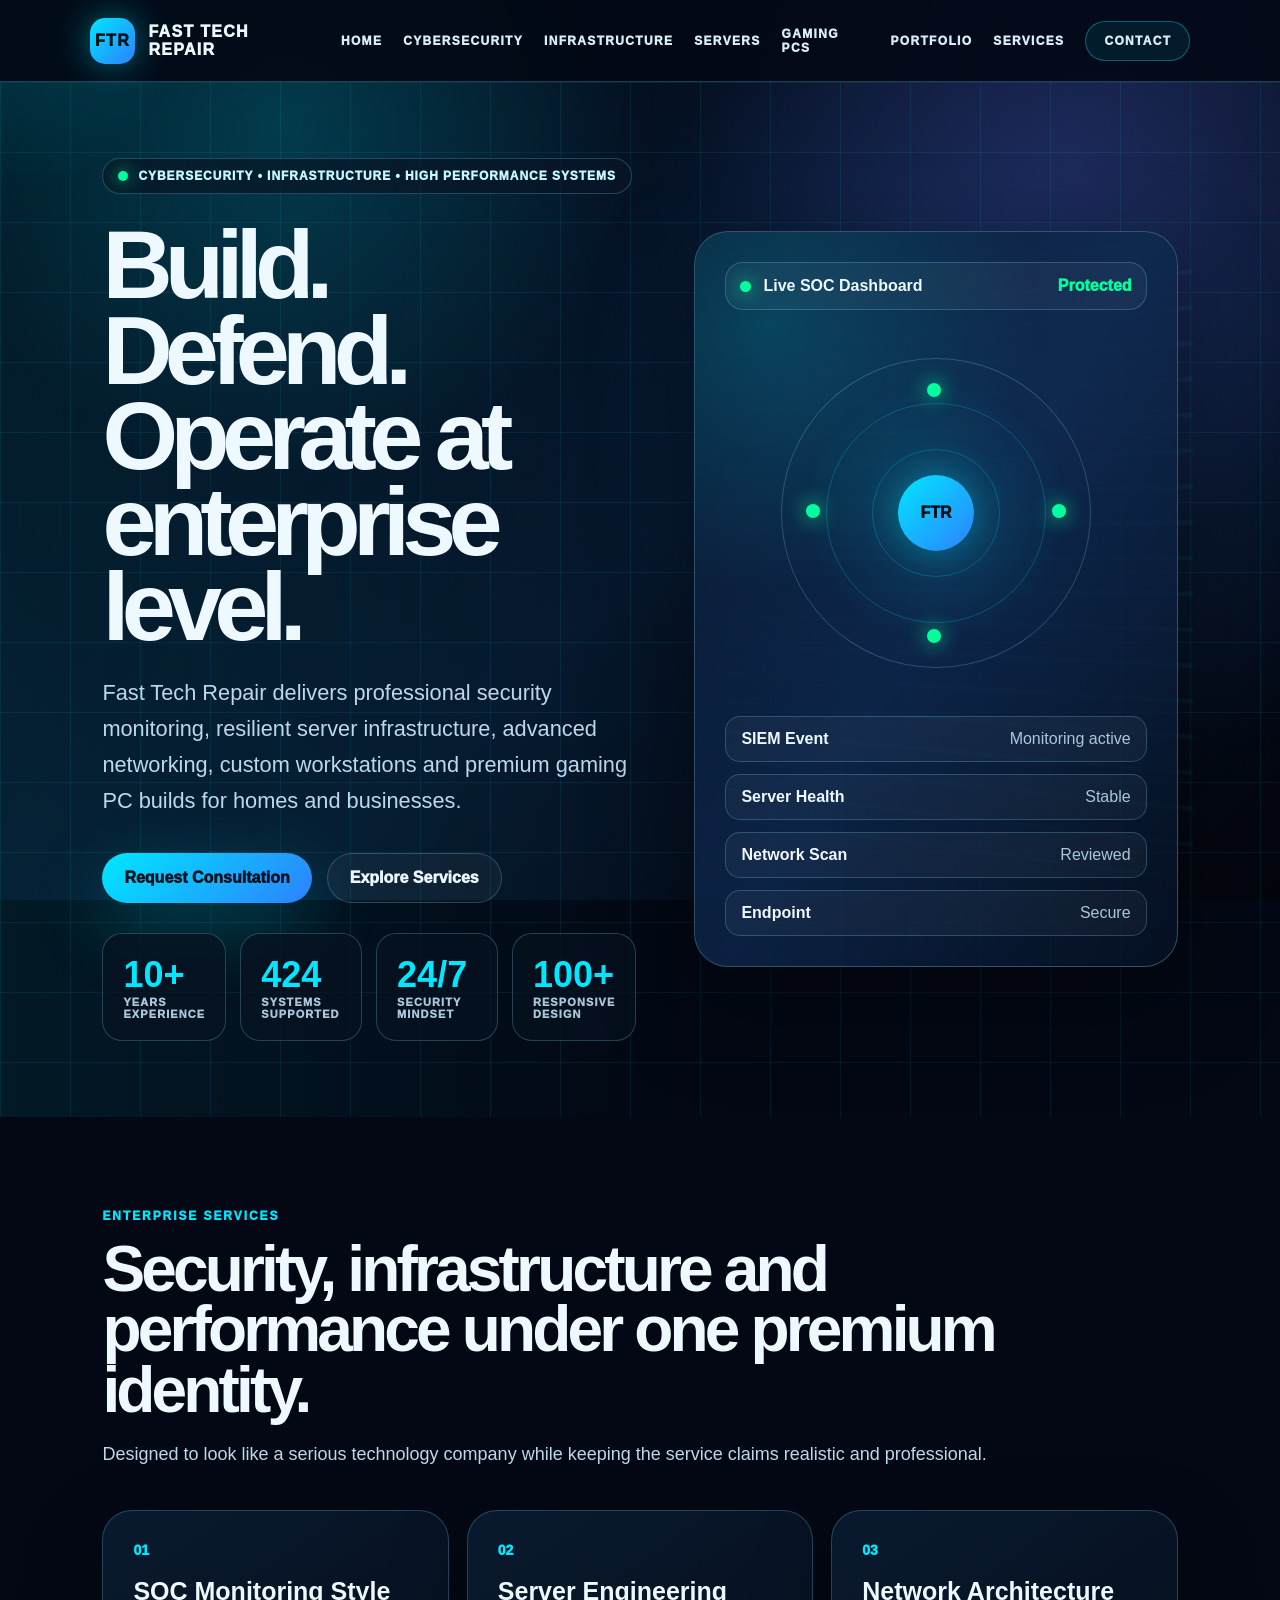
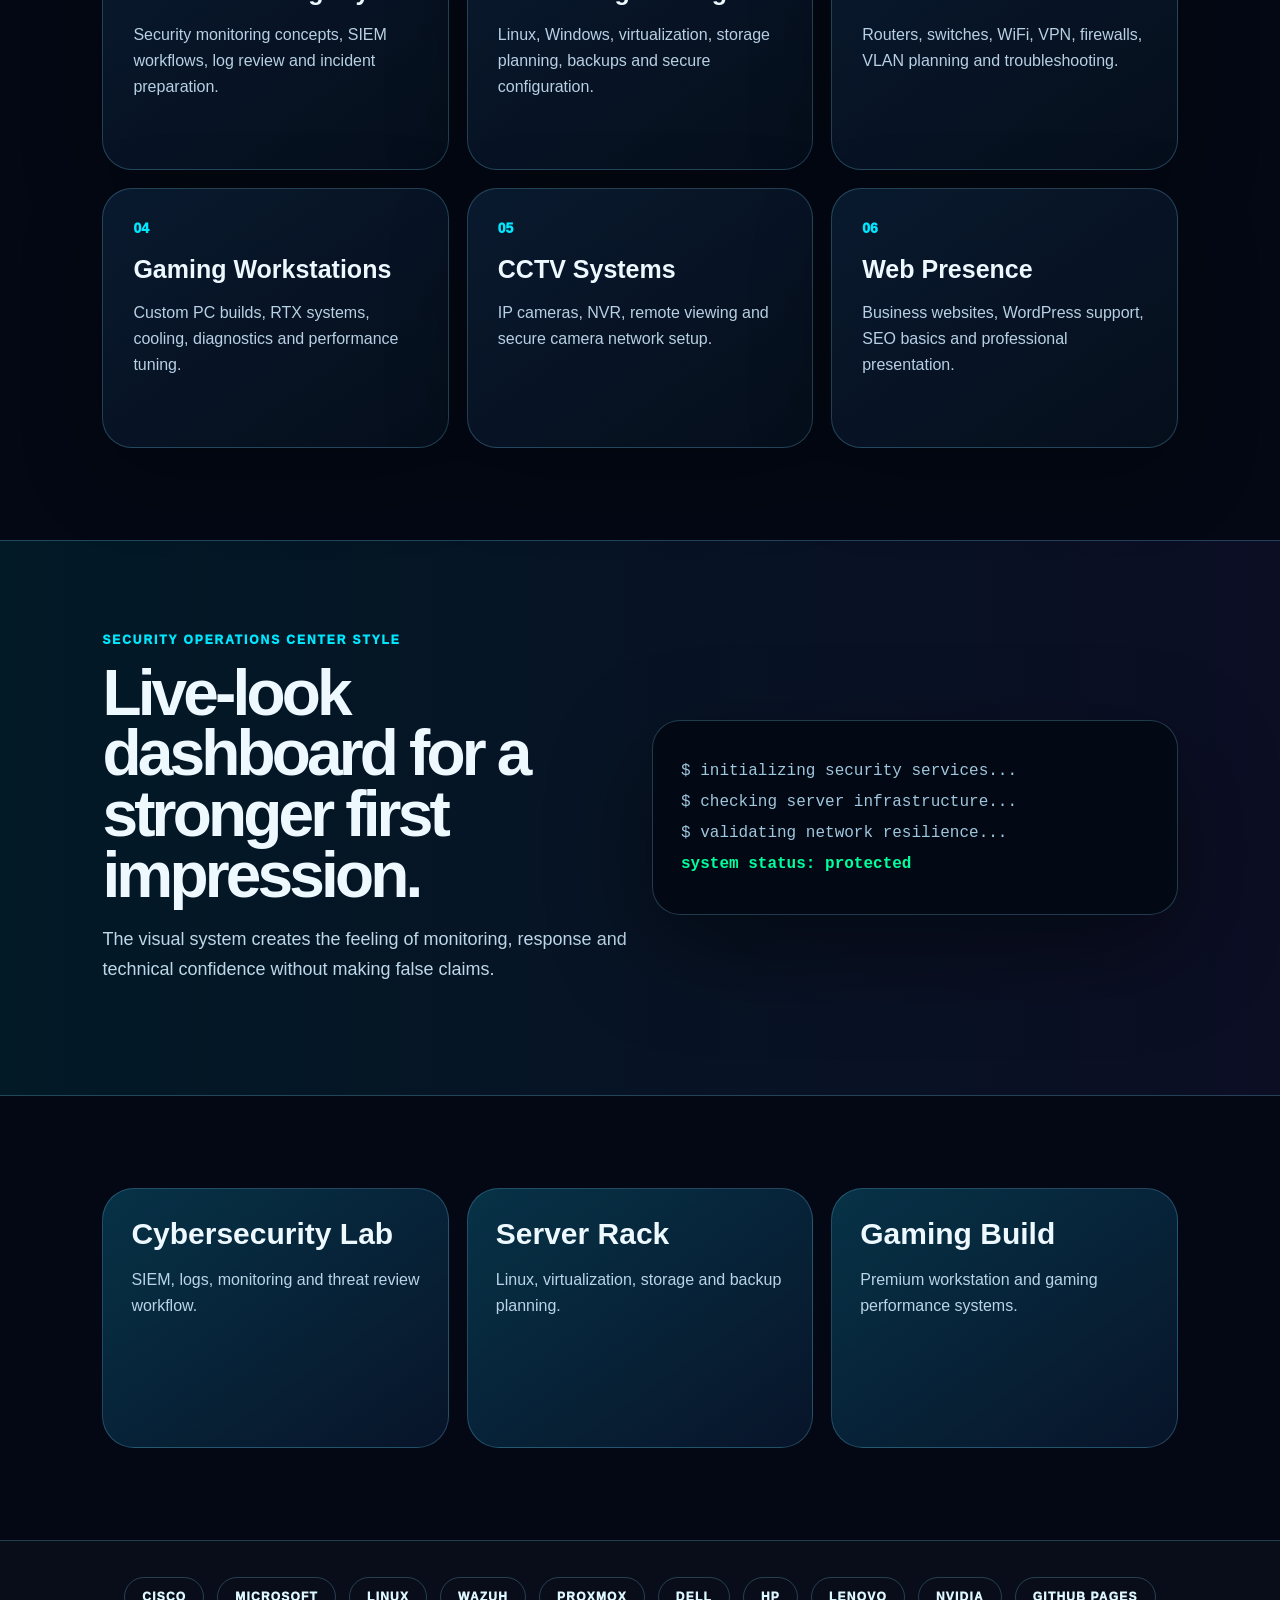
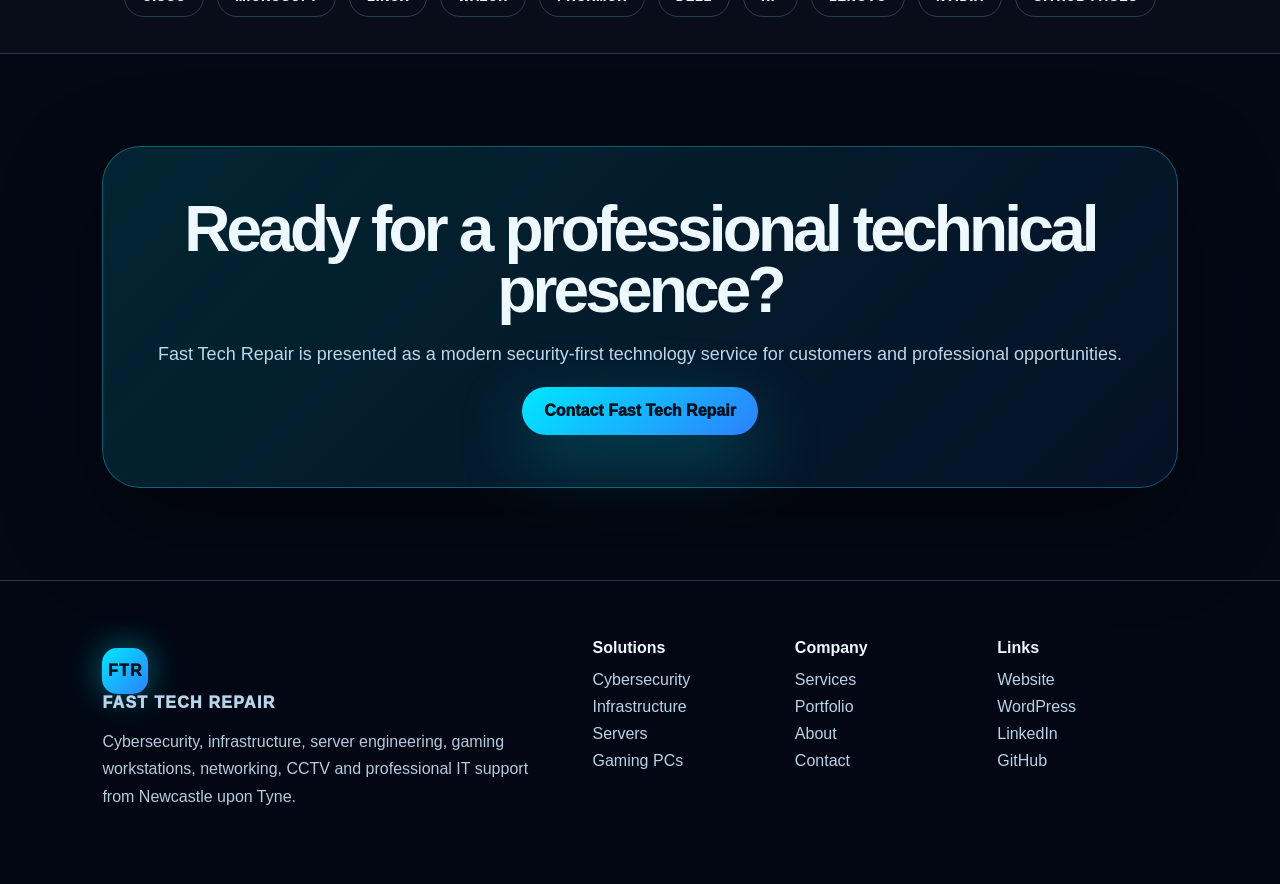
<file: index.html>
<!DOCTYPE html>
<html lang="en">
<head>
<meta charset="UTF-8" />
<meta name="viewport" content="width=device-width, initial-scale=1.0" />
<title>Fast Tech Repair | Enterprise Cybersecurity, Infrastructure and High Performance Systems</title>
<meta name="description" content="Fast Tech Repair provides cybersecurity, infrastructure, server engineering, gaming PCs, networking, CCTV and professional IT support in Newcastle upon Tyne." />
<meta property="og:title" content="Fast Tech Repair" />
<meta property="og:description" content="Enterprise-style cybersecurity, infrastructure and high performance systems." />
<link rel="manifest" href="manifest.json" />
<link rel="stylesheet" href="assets/css/style.css" />
</head>
<body>
<div class="loader" id="loader"><div class="loader-logo">FTR</div><span>Initializing enterprise interface</span></div>
<div class="cursor-light" id="cursorLight"></div>

<header class="site-header">
  <a class="brand" href="index.html">
    <span class="logo">FTR</span>
    <span>Fast Tech Repair</span>
  </a>
  <button class="menu-btn" id="menuBtn">Menu</button>
  
<nav class="nav" id="nav">
  <a href="index.html">Home</a>
  <a href="cybersecurity.html">Cybersecurity</a>
  <a href="infrastructure.html">Infrastructure</a>
  <a href="servers.html">Servers</a>
  <a href="gaming.html">Gaming PCs</a>
  <a href="portfolio.html">Portfolio</a>
  <a href="services.html">Services</a>
  <a class="nav-cta" href="contact.html">Contact</a>
</nav>

</header>

<main>
<section class="hero enterprise-hero">
  <div class="hero-video-fake">
    <div class="data-grid"></div>
    <div class="server-lights"></div>
  </div>
  <div class="hero-copy reveal">
    <span class="pill"><i></i> Cybersecurity • Infrastructure • High Performance Systems</span>
    <h1>Build. Defend. Operate at enterprise level.</h1>
    <p>Fast Tech Repair delivers professional security monitoring, resilient server infrastructure, advanced networking, custom workstations and premium gaming PC builds for homes and businesses.</p>
    <div class="hero-actions">
      <a class="btn primary" href="contact.html">Request Consultation</a>
      <a class="btn ghost" href="services.html">Explore Services</a>
    </div>
    <div class="metric-row">
      <div><strong data-count="10">0</strong><span>Years Experience</span></div>
      <div><strong data-count="500">0</strong><span>Systems Supported</span></div>
      <div><strong data-count="24">0</strong><span>Security Mindset</span></div>
      <div><strong data-count="100">0</strong><span>Responsive Design</span></div>
    </div>
  </div>
  <div class="soc-panel reveal">
    <div class="soc-header">
      <span class="live-dot"></span>
      <strong>Live SOC Dashboard</strong>
      <em>Protected</em>
    </div>
    <div class="threat-ring">
      <div class="ring-center">FTR</div>
      <span class="node n1"></span><span class="node n2"></span><span class="node n3"></span><span class="node n4"></span>
    </div>
    <div class="alert-list">
      <div><b>SIEM Event</b><span>Monitoring active</span></div>
      <div><b>Server Health</b><span>Stable</span></div>
      <div><b>Network Scan</b><span>Reviewed</span></div>
      <div><b>Endpoint</b><span>Secure</span></div>
    </div>
  </div>
</section>

<section class="enterprise-section">
  <div class="section-head reveal">
    <span class="eyebrow">Enterprise Services</span>
    <h2>Security, infrastructure and performance under one premium identity.</h2>
    <p>Designed to look like a serious technology company while keeping the service claims realistic and professional.</p>
  </div>
  <div class="service-matrix">
    <article class="matrix-card reveal"><span>01</span><h3>SOC Monitoring Style</h3><p>Security monitoring concepts, SIEM workflows, log review and incident preparation.</p></article>
    <article class="matrix-card reveal"><span>02</span><h3>Server Engineering</h3><p>Linux, Windows, virtualization, storage planning, backups and secure configuration.</p></article>
    <article class="matrix-card reveal"><span>03</span><h3>Network Architecture</h3><p>Routers, switches, WiFi, VPN, firewalls, VLAN planning and troubleshooting.</p></article>
    <article class="matrix-card reveal"><span>04</span><h3>Gaming Workstations</h3><p>Custom PC builds, RTX systems, cooling, diagnostics and performance tuning.</p></article>
    <article class="matrix-card reveal"><span>05</span><h3>CCTV Systems</h3><p>IP cameras, NVR, remote viewing and secure camera network setup.</p></article>
    <article class="matrix-card reveal"><span>06</span><h3>Web Presence</h3><p>Business websites, WordPress support, SEO basics and professional presentation.</p></article>
  </div>
</section>

<section class="operations-band">
  <div class="ops-copy reveal">
    <span class="eyebrow">Security Operations Center Style</span>
    <h2>Live-look dashboard for a stronger first impression.</h2>
    <p>The visual system creates the feeling of monitoring, response and technical confidence without making false claims.</p>
  </div>
  <div class="ops-terminal reveal">
    <div>$ initializing security services...</div>
    <div>$ checking server infrastructure...</div>
    <div>$ validating network resilience...</div>
    <div class="ok">system status: protected</div>
  </div>
</section>

<section class="portfolio-strip">
  <div class="portfolio-card reveal"><h3>Cybersecurity Lab</h3><p>SIEM, logs, monitoring and threat review workflow.</p></div>
  <div class="portfolio-card reveal"><h3>Server Rack</h3><p>Linux, virtualization, storage and backup planning.</p></div>
  <div class="portfolio-card reveal"><h3>Gaming Build</h3><p>Premium workstation and gaming performance systems.</p></div>
</section>

<section class="partners">
  <span>Cisco</span><span>Microsoft</span><span>Linux</span><span>Wazuh</span><span>Proxmox</span><span>Dell</span><span>HP</span><span>Lenovo</span><span>NVIDIA</span><span>GitHub Pages</span>
</section>

<section class="cta reveal">
  <h2>Ready for a professional technical presence?</h2>
  <p>Fast Tech Repair is presented as a modern security-first technology service for customers and professional opportunities.</p>
  <a class="btn primary" href="contact.html">Contact Fast Tech Repair</a>
</section>
</main>

<footer class="footer">
  <div>
    <a class="brand footer-brand" href="index.html"><span class="logo">FTR</span><span>Fast Tech Repair</span></a>
    <p>Cybersecurity, infrastructure, server engineering, gaming workstations, networking, CCTV and professional IT support from Newcastle upon Tyne.</p>
  </div>
  <div class="footer-columns">
    <div><h4>Solutions</h4><a href="cybersecurity.html">Cybersecurity</a><a href="infrastructure.html">Infrastructure</a><a href="servers.html">Servers</a><a href="gaming.html">Gaming PCs</a></div>
    <div><h4>Company</h4><a href="services.html">Services</a><a href="portfolio.html">Portfolio</a><a href="about.html">About</a><a href="contact.html">Contact</a></div>
    <div><h4>Links</h4><a href="https://fasttechrepair.com/">Website</a><a href="https://fasttechrepair.wordpress.com/">WordPress</a><a href="https://www.linkedin.com/in/fasttechrepair/">LinkedIn</a><a href="https://github.com/fasttechrepair">GitHub</a></div>
  </div>
</footer>

<script src="assets/js/main.js"></script>
</body>
</html>
</file>
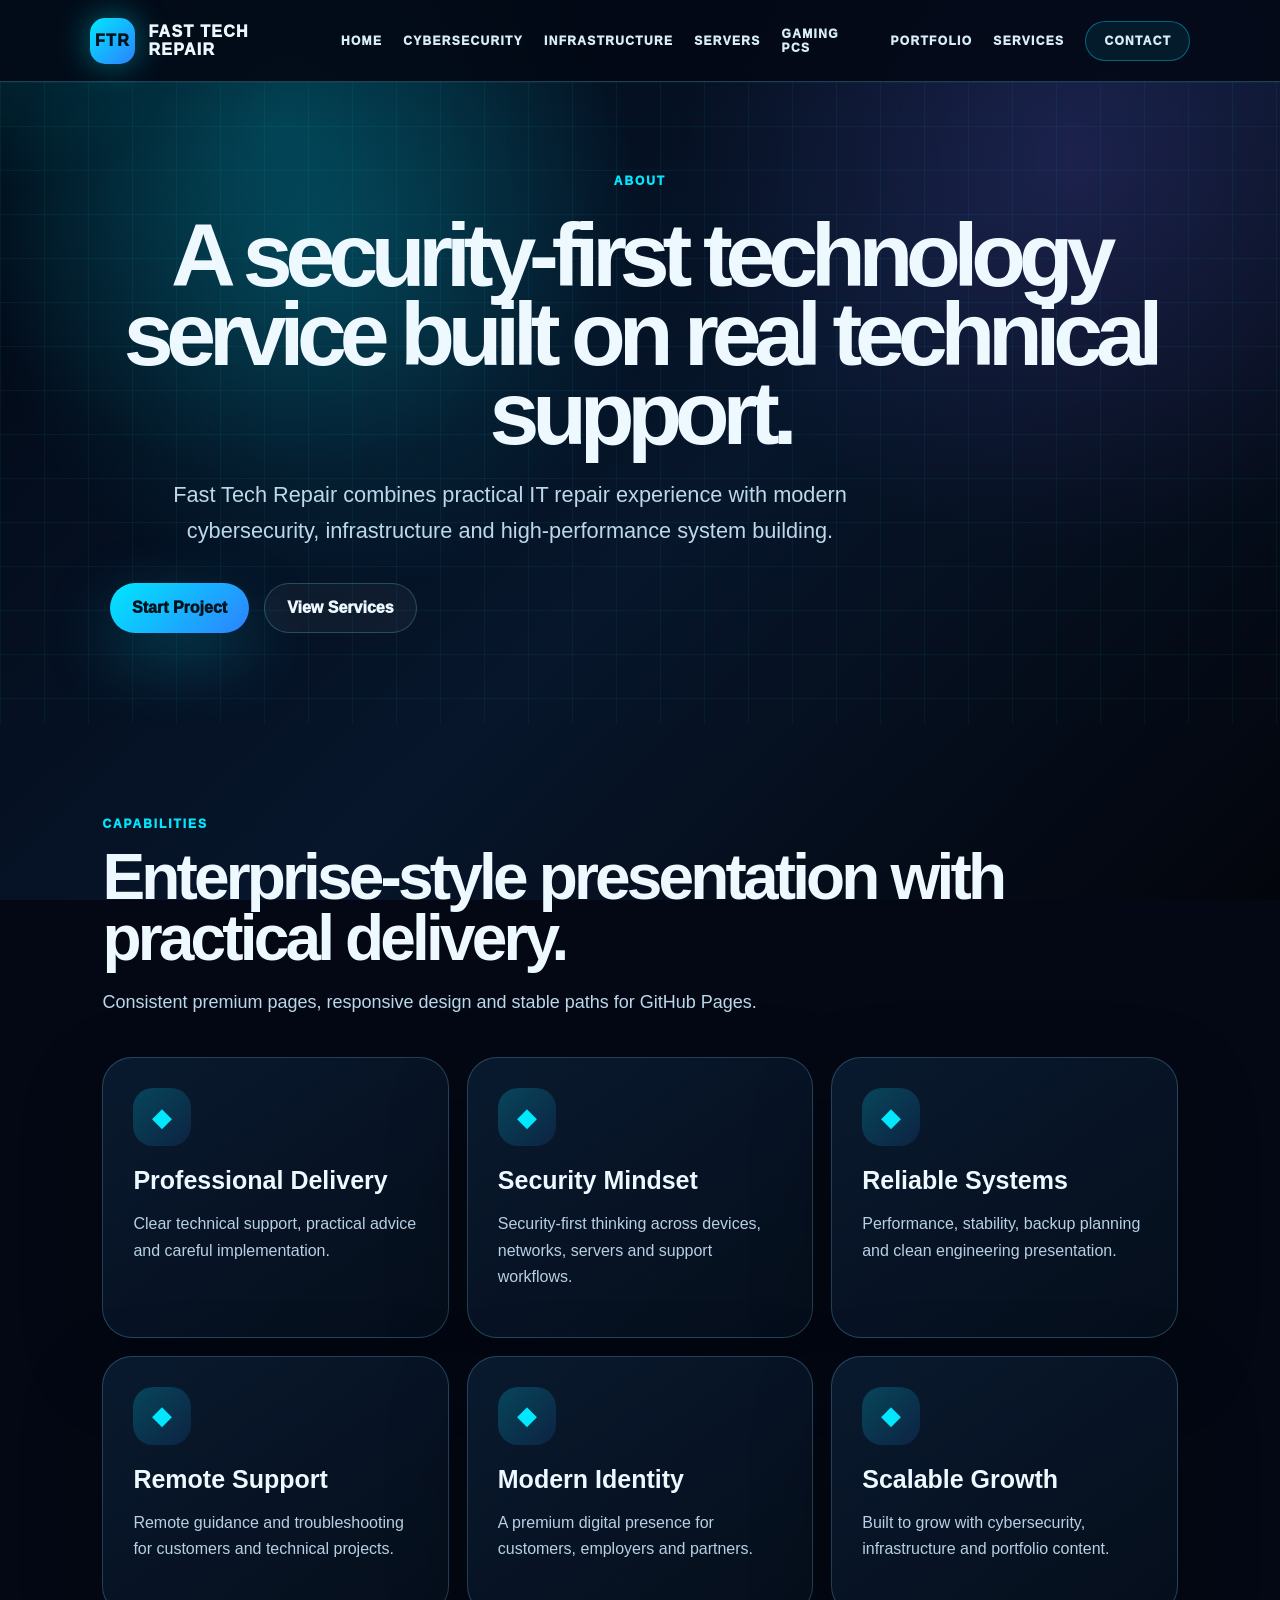
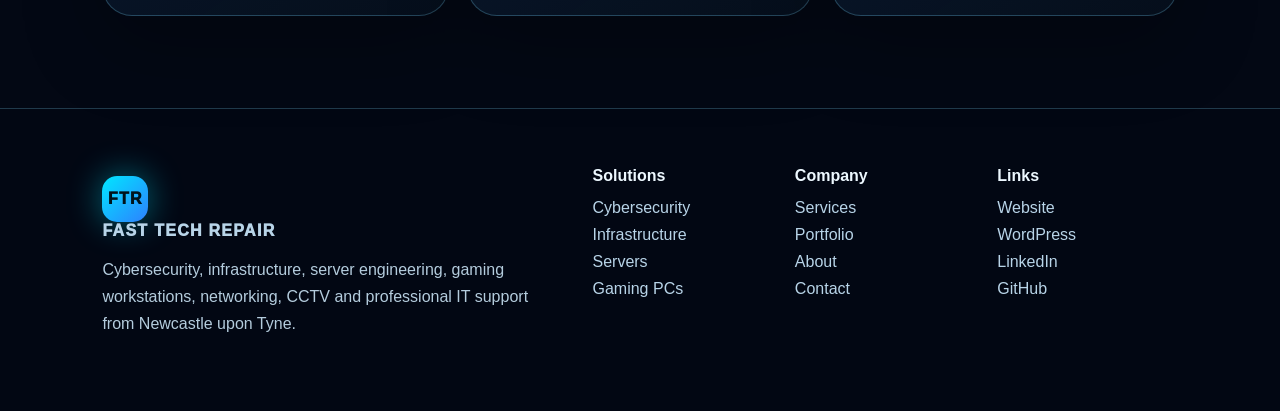
<file: about.html>
<!DOCTYPE html>
<html lang="en">
<head>
<meta charset="UTF-8" />
<meta name="viewport" content="width=device-width, initial-scale=1.0" />
<title>Fast Tech Repair | About</title>
<meta name="description" content="Fast Tech Repair combines practical IT repair experience with modern cybersecurity, infrastructure and high-performance system building." />
<link rel="manifest" href="manifest.json" />
<link rel="stylesheet" href="assets/css/style.css" />
</head>
<body>
<div class="cursor-light" id="cursorLight"></div>

<header class="site-header">
  <a class="brand" href="index.html">
    <span class="logo">FTR</span>
    <span>Fast Tech Repair</span>
  </a>
  <button class="menu-btn" id="menuBtn">Menu</button>
  
<nav class="nav" id="nav">
  <a href="index.html">Home</a>
  <a href="cybersecurity.html">Cybersecurity</a>
  <a href="infrastructure.html">Infrastructure</a>
  <a href="servers.html">Servers</a>
  <a href="gaming.html">Gaming PCs</a>
  <a href="portfolio.html">Portfolio</a>
  <a href="services.html">Services</a>
  <a class="nav-cta" href="contact.html">Contact</a>
</nav>

</header>

<main>
<section class="inner-hero">
  <div class="grid-layer"></div>
  <div class="inner-content reveal">
    <span class="eyebrow">About</span>
    <h1>A security-first technology service built on real technical support.</h1>
    <p>Fast Tech Repair combines practical IT repair experience with modern cybersecurity, infrastructure and high-performance system building.</p>
    <div class="hero-actions"><a class="btn primary" href="contact.html">Start Project</a><a class="btn ghost" href="services.html">View Services</a></div>
  </div>
</section>
<section class="enterprise-section">
  <div class="section-head reveal">
    <span class="eyebrow">Capabilities</span>
    <h2>Enterprise-style presentation with practical delivery.</h2>
    <p>Consistent premium pages, responsive design and stable paths for GitHub Pages.</p>
  </div>
  <div class="glass-grid">
    
      <article class="glass-card reveal">
        <div class="mini-icon">◆</div>
        <h3>Professional Delivery</h3>
        <p>Clear technical support, practical advice and careful implementation.</p>
      </article>

      <article class="glass-card reveal">
        <div class="mini-icon">◆</div>
        <h3>Security Mindset</h3>
        <p>Security-first thinking across devices, networks, servers and support workflows.</p>
      </article>

      <article class="glass-card reveal">
        <div class="mini-icon">◆</div>
        <h3>Reliable Systems</h3>
        <p>Performance, stability, backup planning and clean engineering presentation.</p>
      </article>

      <article class="glass-card reveal">
        <div class="mini-icon">◆</div>
        <h3>Remote Support</h3>
        <p>Remote guidance and troubleshooting for customers and technical projects.</p>
      </article>

      <article class="glass-card reveal">
        <div class="mini-icon">◆</div>
        <h3>Modern Identity</h3>
        <p>A premium digital presence for customers, employers and partners.</p>
      </article>

      <article class="glass-card reveal">
        <div class="mini-icon">◆</div>
        <h3>Scalable Growth</h3>
        <p>Built to grow with cybersecurity, infrastructure and portfolio content.</p>
      </article>
  </div>
</section>
</main>

<footer class="footer">
  <div>
    <a class="brand footer-brand" href="index.html"><span class="logo">FTR</span><span>Fast Tech Repair</span></a>
    <p>Cybersecurity, infrastructure, server engineering, gaming workstations, networking, CCTV and professional IT support from Newcastle upon Tyne.</p>
  </div>
  <div class="footer-columns">
    <div><h4>Solutions</h4><a href="cybersecurity.html">Cybersecurity</a><a href="infrastructure.html">Infrastructure</a><a href="servers.html">Servers</a><a href="gaming.html">Gaming PCs</a></div>
    <div><h4>Company</h4><a href="services.html">Services</a><a href="portfolio.html">Portfolio</a><a href="about.html">About</a><a href="contact.html">Contact</a></div>
    <div><h4>Links</h4><a href="https://fasttechrepair.com/">Website</a><a href="https://fasttechrepair.wordpress.com/">WordPress</a><a href="https://www.linkedin.com/in/fasttechrepair/">LinkedIn</a><a href="https://github.com/fasttechrepair">GitHub</a></div>
  </div>
</footer>

<script src="assets/js/main.js"></script>
</body>
</html>
</file>
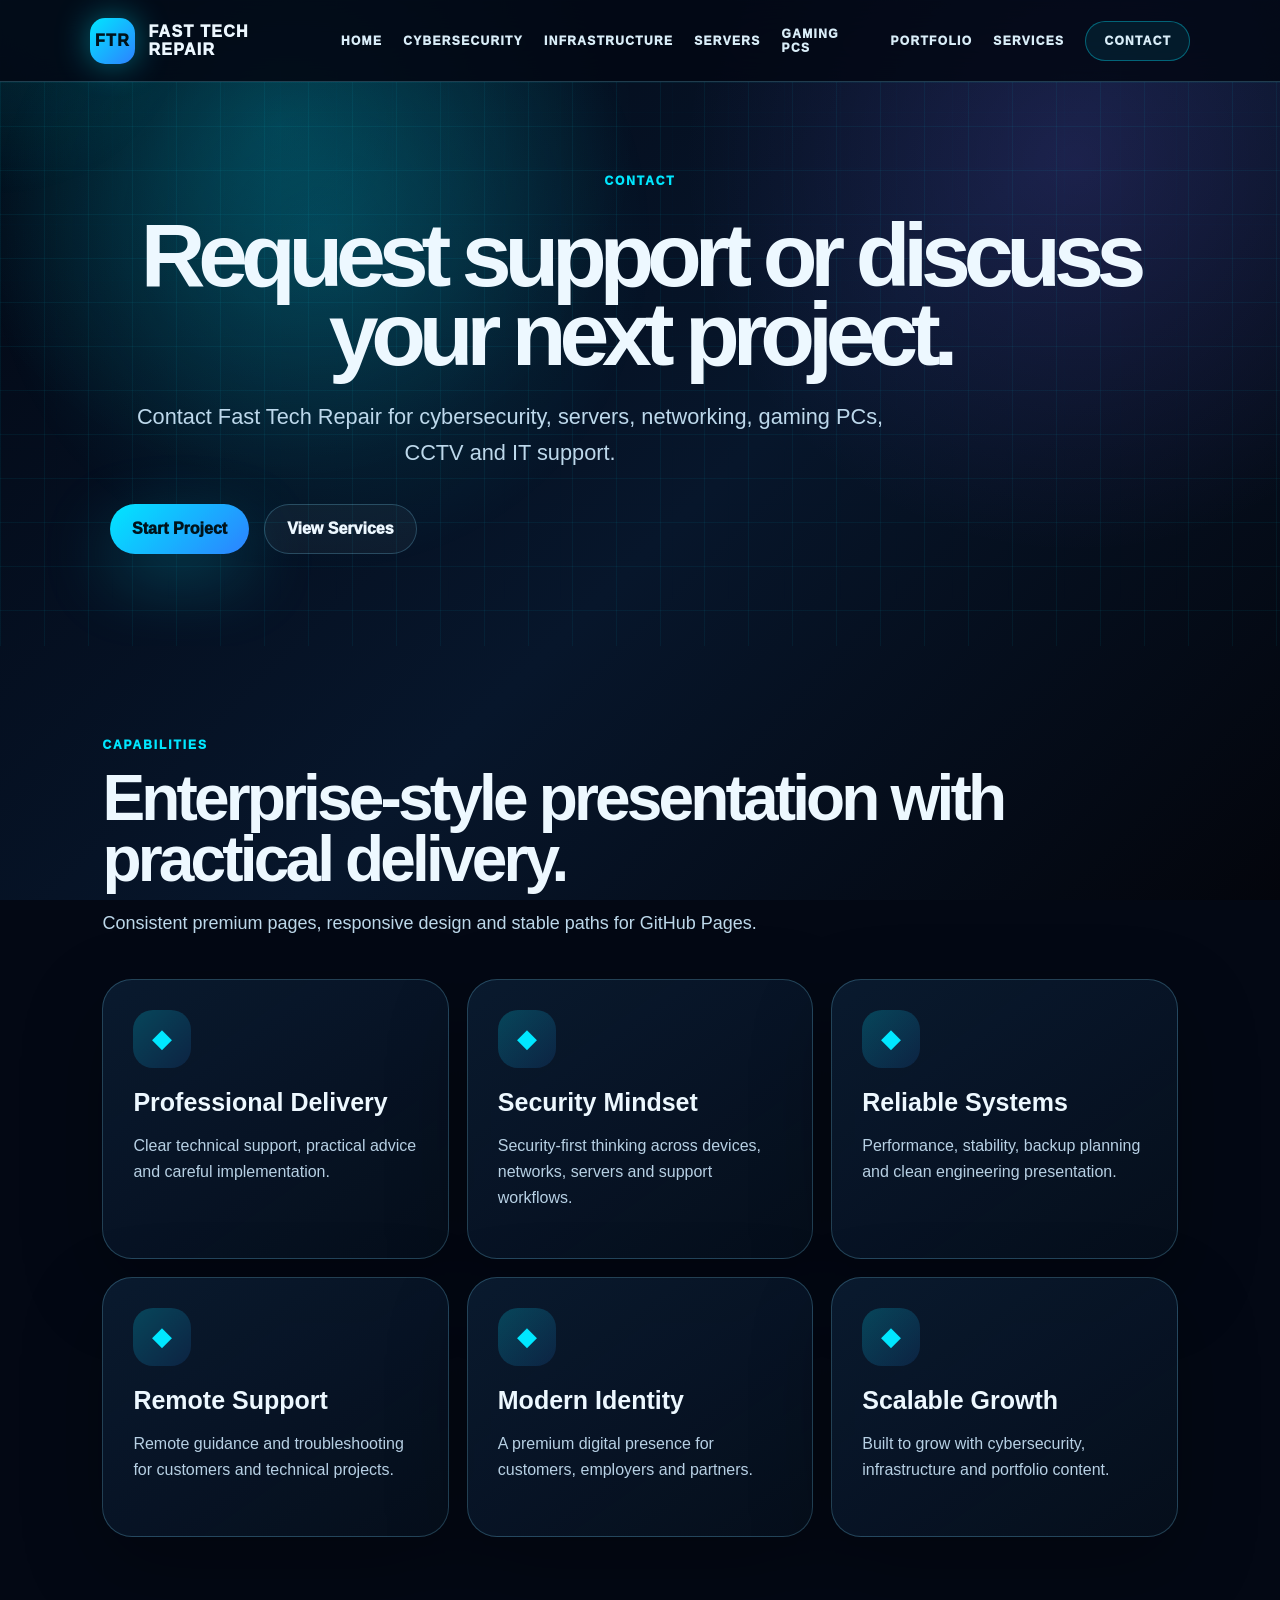
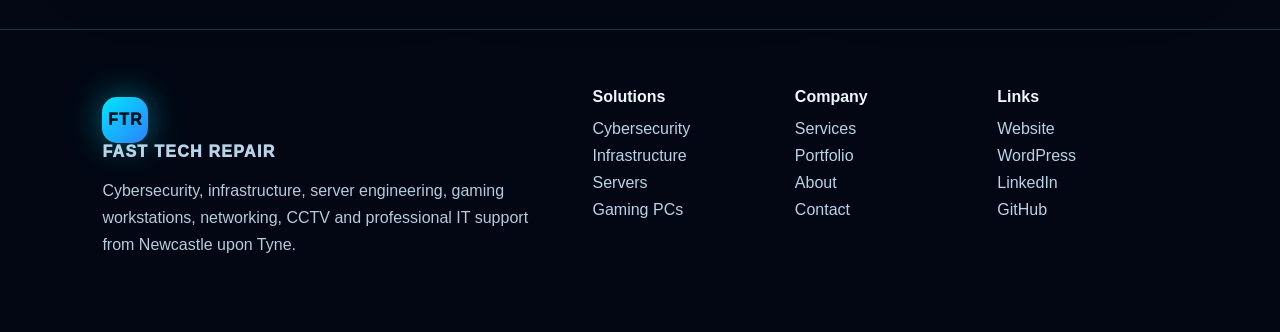
<file: contact.html>
<!DOCTYPE html>
<html lang="en">
<head>
<meta charset="UTF-8" />
<meta name="viewport" content="width=device-width, initial-scale=1.0" />
<title>Fast Tech Repair | Contact</title>
<meta name="description" content="Contact Fast Tech Repair for cybersecurity, servers, networking, gaming PCs, CCTV and IT support." />
<link rel="manifest" href="manifest.json" />
<link rel="stylesheet" href="assets/css/style.css" />
</head>
<body>
<div class="cursor-light" id="cursorLight"></div>

<header class="site-header">
  <a class="brand" href="index.html">
    <span class="logo">FTR</span>
    <span>Fast Tech Repair</span>
  </a>
  <button class="menu-btn" id="menuBtn">Menu</button>
  
<nav class="nav" id="nav">
  <a href="index.html">Home</a>
  <a href="cybersecurity.html">Cybersecurity</a>
  <a href="infrastructure.html">Infrastructure</a>
  <a href="servers.html">Servers</a>
  <a href="gaming.html">Gaming PCs</a>
  <a href="portfolio.html">Portfolio</a>
  <a href="services.html">Services</a>
  <a class="nav-cta" href="contact.html">Contact</a>
</nav>

</header>

<main>
<section class="inner-hero">
  <div class="grid-layer"></div>
  <div class="inner-content reveal">
    <span class="eyebrow">Contact</span>
    <h1>Request support or discuss your next project.</h1>
    <p>Contact Fast Tech Repair for cybersecurity, servers, networking, gaming PCs, CCTV and IT support.</p>
    <div class="hero-actions"><a class="btn primary" href="contact.html">Start Project</a><a class="btn ghost" href="services.html">View Services</a></div>
  </div>
</section>
<section class="enterprise-section">
  <div class="section-head reveal">
    <span class="eyebrow">Capabilities</span>
    <h2>Enterprise-style presentation with practical delivery.</h2>
    <p>Consistent premium pages, responsive design and stable paths for GitHub Pages.</p>
  </div>
  <div class="glass-grid">
    
      <article class="glass-card reveal">
        <div class="mini-icon">◆</div>
        <h3>Professional Delivery</h3>
        <p>Clear technical support, practical advice and careful implementation.</p>
      </article>

      <article class="glass-card reveal">
        <div class="mini-icon">◆</div>
        <h3>Security Mindset</h3>
        <p>Security-first thinking across devices, networks, servers and support workflows.</p>
      </article>

      <article class="glass-card reveal">
        <div class="mini-icon">◆</div>
        <h3>Reliable Systems</h3>
        <p>Performance, stability, backup planning and clean engineering presentation.</p>
      </article>

      <article class="glass-card reveal">
        <div class="mini-icon">◆</div>
        <h3>Remote Support</h3>
        <p>Remote guidance and troubleshooting for customers and technical projects.</p>
      </article>

      <article class="glass-card reveal">
        <div class="mini-icon">◆</div>
        <h3>Modern Identity</h3>
        <p>A premium digital presence for customers, employers and partners.</p>
      </article>

      <article class="glass-card reveal">
        <div class="mini-icon">◆</div>
        <h3>Scalable Growth</h3>
        <p>Built to grow with cybersecurity, infrastructure and portfolio content.</p>
      </article>
  </div>
</section>
</main>

<footer class="footer">
  <div>
    <a class="brand footer-brand" href="index.html"><span class="logo">FTR</span><span>Fast Tech Repair</span></a>
    <p>Cybersecurity, infrastructure, server engineering, gaming workstations, networking, CCTV and professional IT support from Newcastle upon Tyne.</p>
  </div>
  <div class="footer-columns">
    <div><h4>Solutions</h4><a href="cybersecurity.html">Cybersecurity</a><a href="infrastructure.html">Infrastructure</a><a href="servers.html">Servers</a><a href="gaming.html">Gaming PCs</a></div>
    <div><h4>Company</h4><a href="services.html">Services</a><a href="portfolio.html">Portfolio</a><a href="about.html">About</a><a href="contact.html">Contact</a></div>
    <div><h4>Links</h4><a href="https://fasttechrepair.com/">Website</a><a href="https://fasttechrepair.wordpress.com/">WordPress</a><a href="https://www.linkedin.com/in/fasttechrepair/">LinkedIn</a><a href="https://github.com/fasttechrepair">GitHub</a></div>
  </div>
</footer>

<script src="assets/js/main.js"></script>
</body>
</html>
</file>
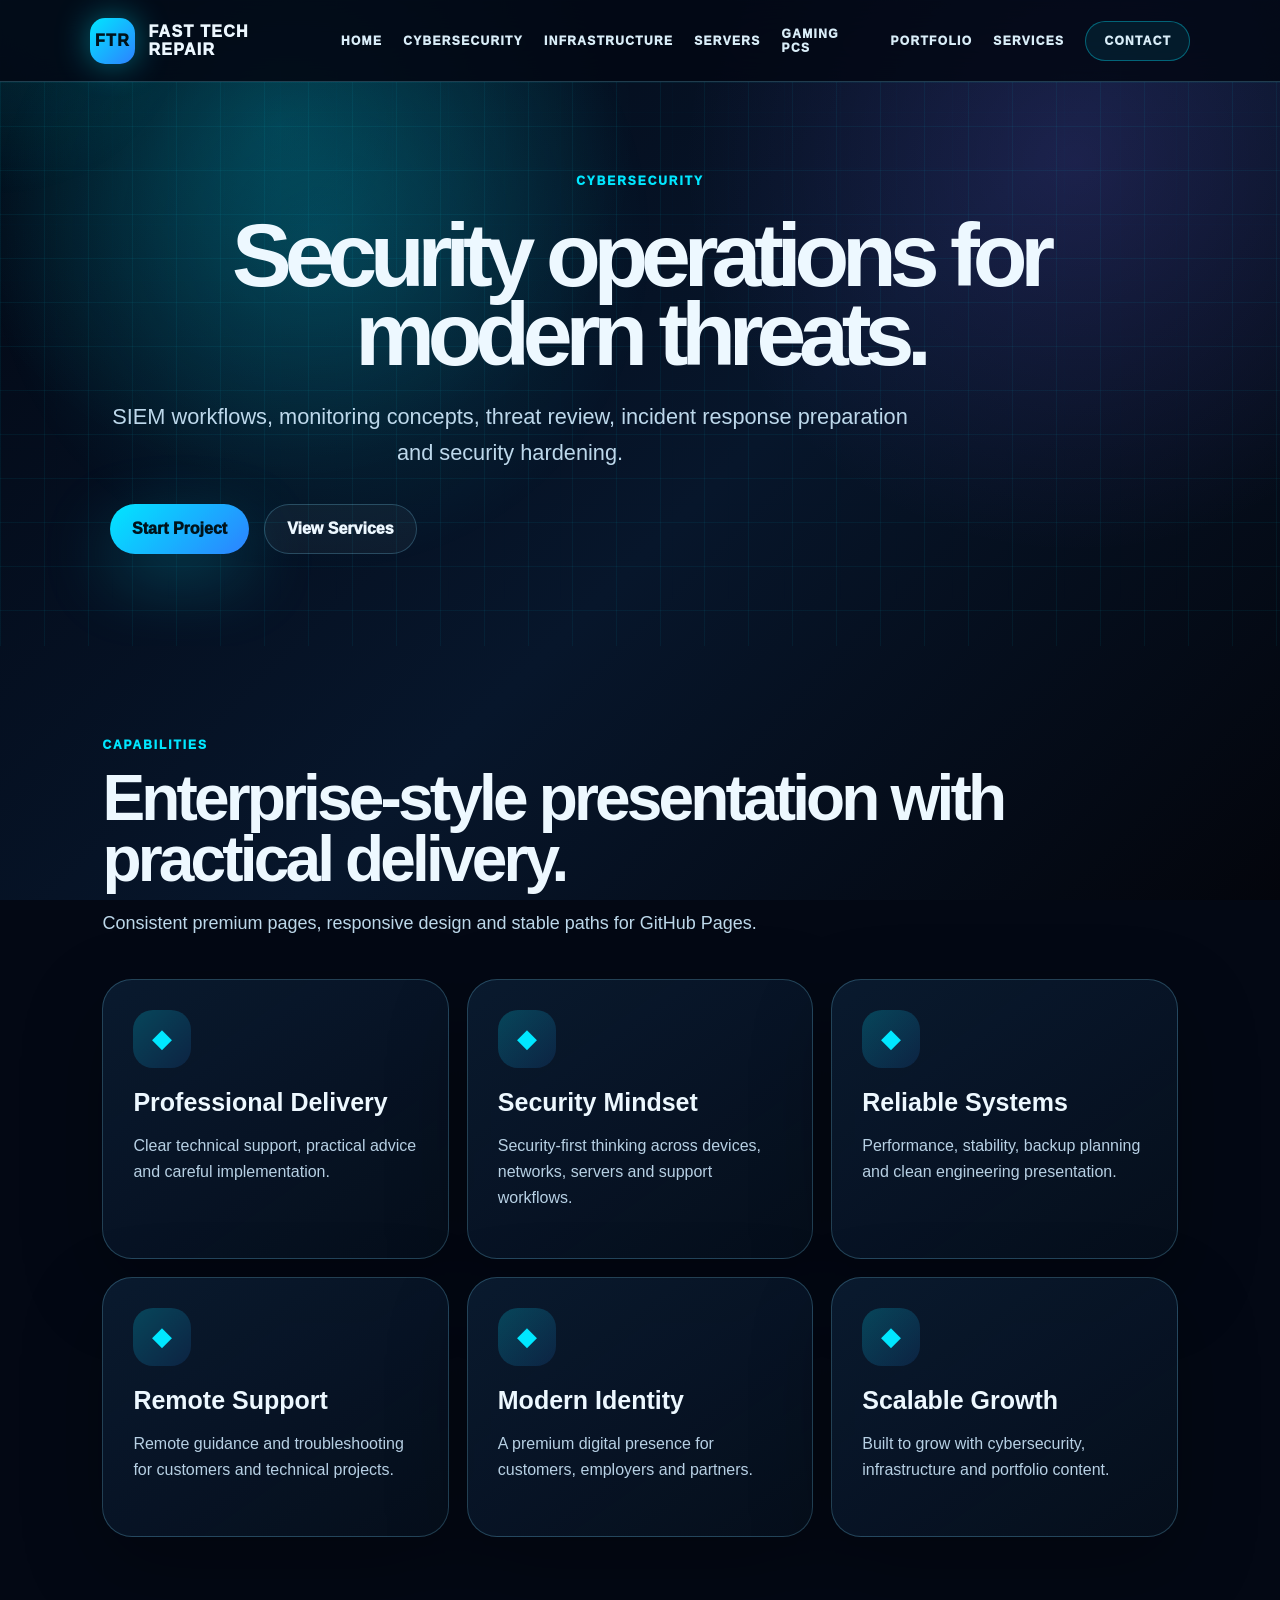
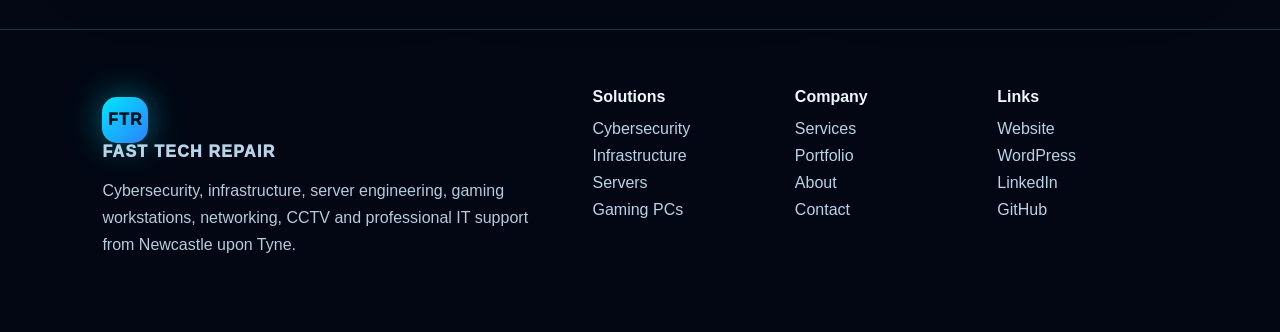
<file: cybersecurity.html>
<!DOCTYPE html>
<html lang="en">
<head>
<meta charset="UTF-8" />
<meta name="viewport" content="width=device-width, initial-scale=1.0" />
<title>Fast Tech Repair | Cybersecurity</title>
<meta name="description" content="SIEM workflows, monitoring concepts, threat review, incident response preparation and security hardening." />
<link rel="manifest" href="manifest.json" />
<link rel="stylesheet" href="assets/css/style.css" />
</head>
<body>
<div class="cursor-light" id="cursorLight"></div>

<header class="site-header">
  <a class="brand" href="index.html">
    <span class="logo">FTR</span>
    <span>Fast Tech Repair</span>
  </a>
  <button class="menu-btn" id="menuBtn">Menu</button>
  
<nav class="nav" id="nav">
  <a href="index.html">Home</a>
  <a href="cybersecurity.html">Cybersecurity</a>
  <a href="infrastructure.html">Infrastructure</a>
  <a href="servers.html">Servers</a>
  <a href="gaming.html">Gaming PCs</a>
  <a href="portfolio.html">Portfolio</a>
  <a href="services.html">Services</a>
  <a class="nav-cta" href="contact.html">Contact</a>
</nav>

</header>

<main>
<section class="inner-hero">
  <div class="grid-layer"></div>
  <div class="inner-content reveal">
    <span class="eyebrow">Cybersecurity</span>
    <h1>Security operations for modern threats.</h1>
    <p>SIEM workflows, monitoring concepts, threat review, incident response preparation and security hardening.</p>
    <div class="hero-actions"><a class="btn primary" href="contact.html">Start Project</a><a class="btn ghost" href="services.html">View Services</a></div>
  </div>
</section>
<section class="enterprise-section">
  <div class="section-head reveal">
    <span class="eyebrow">Capabilities</span>
    <h2>Enterprise-style presentation with practical delivery.</h2>
    <p>Consistent premium pages, responsive design and stable paths for GitHub Pages.</p>
  </div>
  <div class="glass-grid">
    
      <article class="glass-card reveal">
        <div class="mini-icon">◆</div>
        <h3>Professional Delivery</h3>
        <p>Clear technical support, practical advice and careful implementation.</p>
      </article>

      <article class="glass-card reveal">
        <div class="mini-icon">◆</div>
        <h3>Security Mindset</h3>
        <p>Security-first thinking across devices, networks, servers and support workflows.</p>
      </article>

      <article class="glass-card reveal">
        <div class="mini-icon">◆</div>
        <h3>Reliable Systems</h3>
        <p>Performance, stability, backup planning and clean engineering presentation.</p>
      </article>

      <article class="glass-card reveal">
        <div class="mini-icon">◆</div>
        <h3>Remote Support</h3>
        <p>Remote guidance and troubleshooting for customers and technical projects.</p>
      </article>

      <article class="glass-card reveal">
        <div class="mini-icon">◆</div>
        <h3>Modern Identity</h3>
        <p>A premium digital presence for customers, employers and partners.</p>
      </article>

      <article class="glass-card reveal">
        <div class="mini-icon">◆</div>
        <h3>Scalable Growth</h3>
        <p>Built to grow with cybersecurity, infrastructure and portfolio content.</p>
      </article>
  </div>
</section>
</main>

<footer class="footer">
  <div>
    <a class="brand footer-brand" href="index.html"><span class="logo">FTR</span><span>Fast Tech Repair</span></a>
    <p>Cybersecurity, infrastructure, server engineering, gaming workstations, networking, CCTV and professional IT support from Newcastle upon Tyne.</p>
  </div>
  <div class="footer-columns">
    <div><h4>Solutions</h4><a href="cybersecurity.html">Cybersecurity</a><a href="infrastructure.html">Infrastructure</a><a href="servers.html">Servers</a><a href="gaming.html">Gaming PCs</a></div>
    <div><h4>Company</h4><a href="services.html">Services</a><a href="portfolio.html">Portfolio</a><a href="about.html">About</a><a href="contact.html">Contact</a></div>
    <div><h4>Links</h4><a href="https://fasttechrepair.com/">Website</a><a href="https://fasttechrepair.wordpress.com/">WordPress</a><a href="https://www.linkedin.com/in/fasttechrepair/">LinkedIn</a><a href="https://github.com/fasttechrepair">GitHub</a></div>
  </div>
</footer>

<script src="assets/js/main.js"></script>
</body>
</html>
</file>
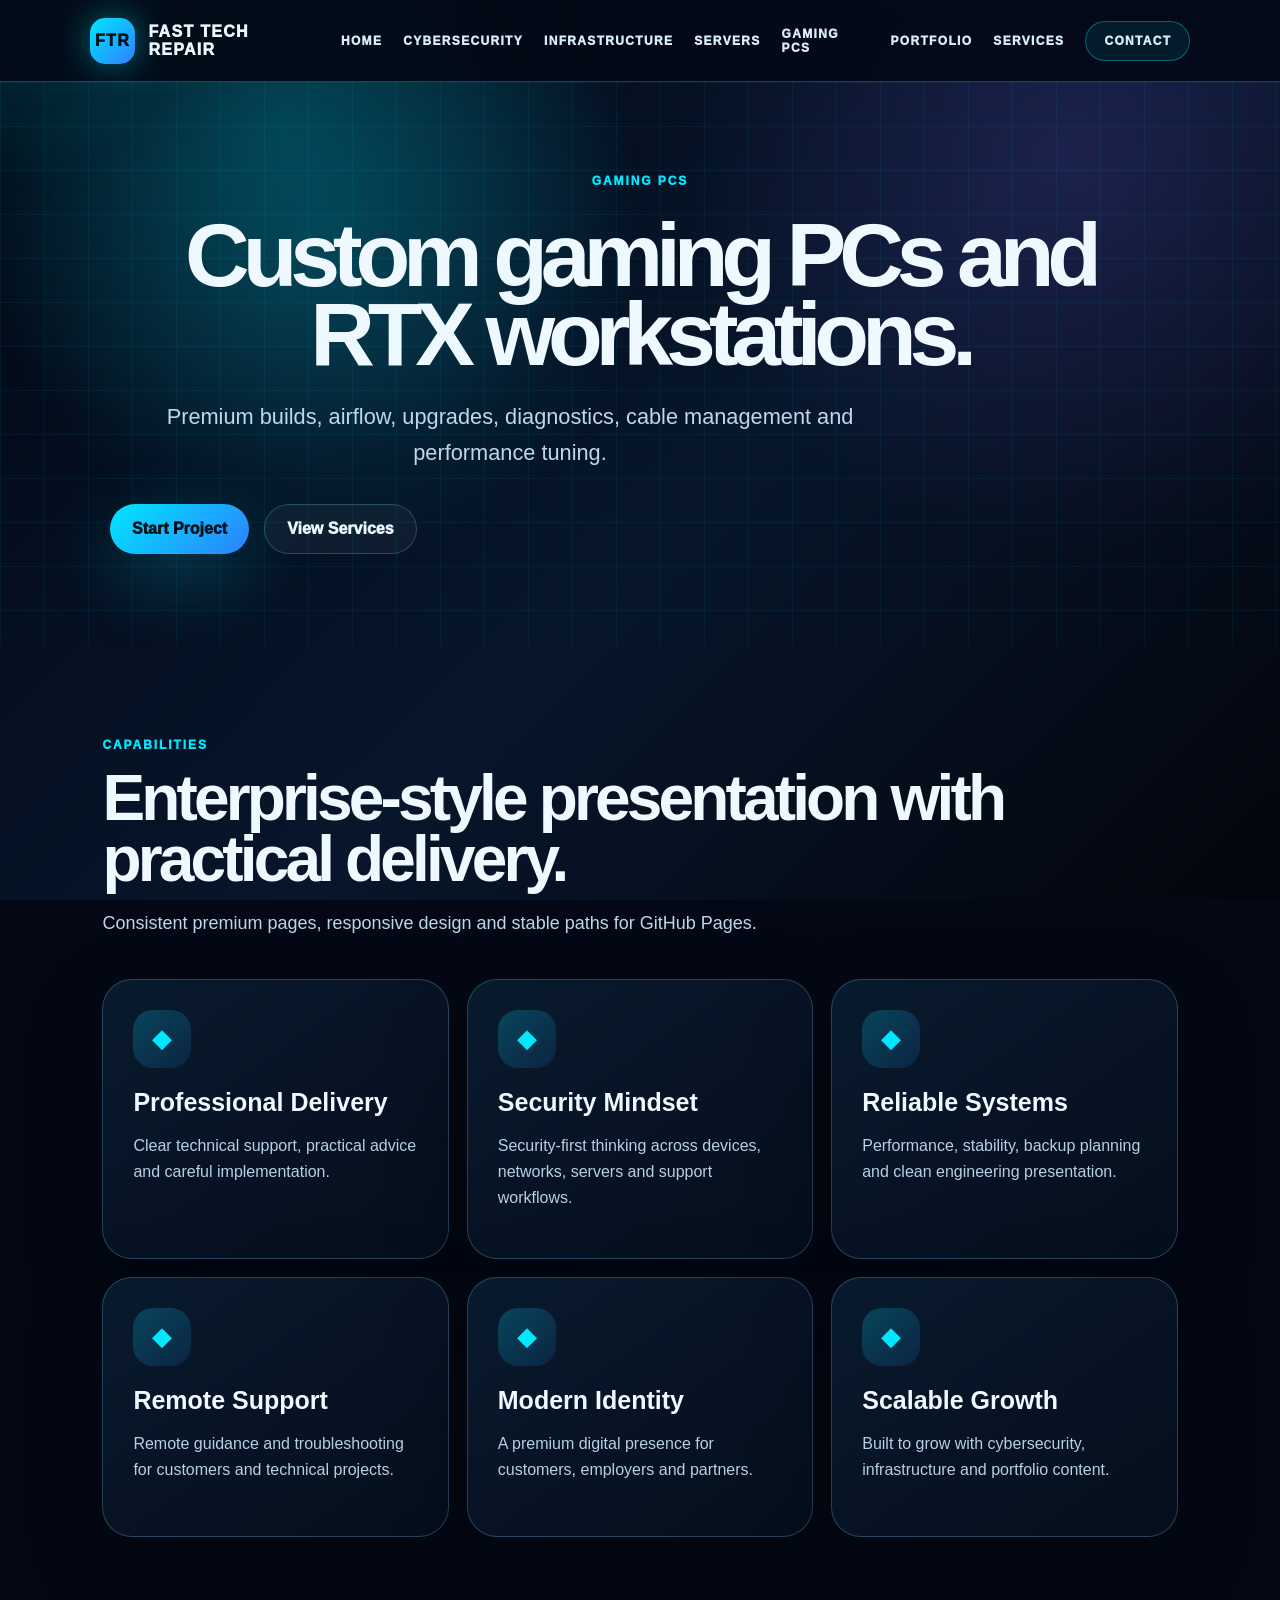
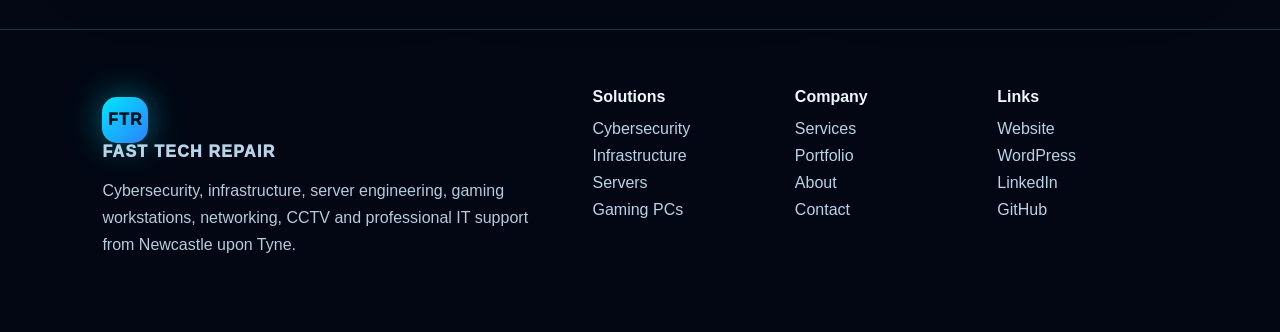
<file: gaming.html>
<!DOCTYPE html>
<html lang="en">
<head>
<meta charset="UTF-8" />
<meta name="viewport" content="width=device-width, initial-scale=1.0" />
<title>Fast Tech Repair | Gaming PCs</title>
<meta name="description" content="Premium builds, airflow, upgrades, diagnostics, cable management and performance tuning." />
<link rel="manifest" href="manifest.json" />
<link rel="stylesheet" href="assets/css/style.css" />
</head>
<body>
<div class="cursor-light" id="cursorLight"></div>

<header class="site-header">
  <a class="brand" href="index.html">
    <span class="logo">FTR</span>
    <span>Fast Tech Repair</span>
  </a>
  <button class="menu-btn" id="menuBtn">Menu</button>
  
<nav class="nav" id="nav">
  <a href="index.html">Home</a>
  <a href="cybersecurity.html">Cybersecurity</a>
  <a href="infrastructure.html">Infrastructure</a>
  <a href="servers.html">Servers</a>
  <a href="gaming.html">Gaming PCs</a>
  <a href="portfolio.html">Portfolio</a>
  <a href="services.html">Services</a>
  <a class="nav-cta" href="contact.html">Contact</a>
</nav>

</header>

<main>
<section class="inner-hero">
  <div class="grid-layer"></div>
  <div class="inner-content reveal">
    <span class="eyebrow">Gaming PCs</span>
    <h1>Custom gaming PCs and RTX workstations.</h1>
    <p>Premium builds, airflow, upgrades, diagnostics, cable management and performance tuning.</p>
    <div class="hero-actions"><a class="btn primary" href="contact.html">Start Project</a><a class="btn ghost" href="services.html">View Services</a></div>
  </div>
</section>
<section class="enterprise-section">
  <div class="section-head reveal">
    <span class="eyebrow">Capabilities</span>
    <h2>Enterprise-style presentation with practical delivery.</h2>
    <p>Consistent premium pages, responsive design and stable paths for GitHub Pages.</p>
  </div>
  <div class="glass-grid">
    
      <article class="glass-card reveal">
        <div class="mini-icon">◆</div>
        <h3>Professional Delivery</h3>
        <p>Clear technical support, practical advice and careful implementation.</p>
      </article>

      <article class="glass-card reveal">
        <div class="mini-icon">◆</div>
        <h3>Security Mindset</h3>
        <p>Security-first thinking across devices, networks, servers and support workflows.</p>
      </article>

      <article class="glass-card reveal">
        <div class="mini-icon">◆</div>
        <h3>Reliable Systems</h3>
        <p>Performance, stability, backup planning and clean engineering presentation.</p>
      </article>

      <article class="glass-card reveal">
        <div class="mini-icon">◆</div>
        <h3>Remote Support</h3>
        <p>Remote guidance and troubleshooting for customers and technical projects.</p>
      </article>

      <article class="glass-card reveal">
        <div class="mini-icon">◆</div>
        <h3>Modern Identity</h3>
        <p>A premium digital presence for customers, employers and partners.</p>
      </article>

      <article class="glass-card reveal">
        <div class="mini-icon">◆</div>
        <h3>Scalable Growth</h3>
        <p>Built to grow with cybersecurity, infrastructure and portfolio content.</p>
      </article>
  </div>
</section>
</main>

<footer class="footer">
  <div>
    <a class="brand footer-brand" href="index.html"><span class="logo">FTR</span><span>Fast Tech Repair</span></a>
    <p>Cybersecurity, infrastructure, server engineering, gaming workstations, networking, CCTV and professional IT support from Newcastle upon Tyne.</p>
  </div>
  <div class="footer-columns">
    <div><h4>Solutions</h4><a href="cybersecurity.html">Cybersecurity</a><a href="infrastructure.html">Infrastructure</a><a href="servers.html">Servers</a><a href="gaming.html">Gaming PCs</a></div>
    <div><h4>Company</h4><a href="services.html">Services</a><a href="portfolio.html">Portfolio</a><a href="about.html">About</a><a href="contact.html">Contact</a></div>
    <div><h4>Links</h4><a href="https://fasttechrepair.com/">Website</a><a href="https://fasttechrepair.wordpress.com/">WordPress</a><a href="https://www.linkedin.com/in/fasttechrepair/">LinkedIn</a><a href="https://github.com/fasttechrepair">GitHub</a></div>
  </div>
</footer>

<script src="assets/js/main.js"></script>
</body>
</html>
</file>
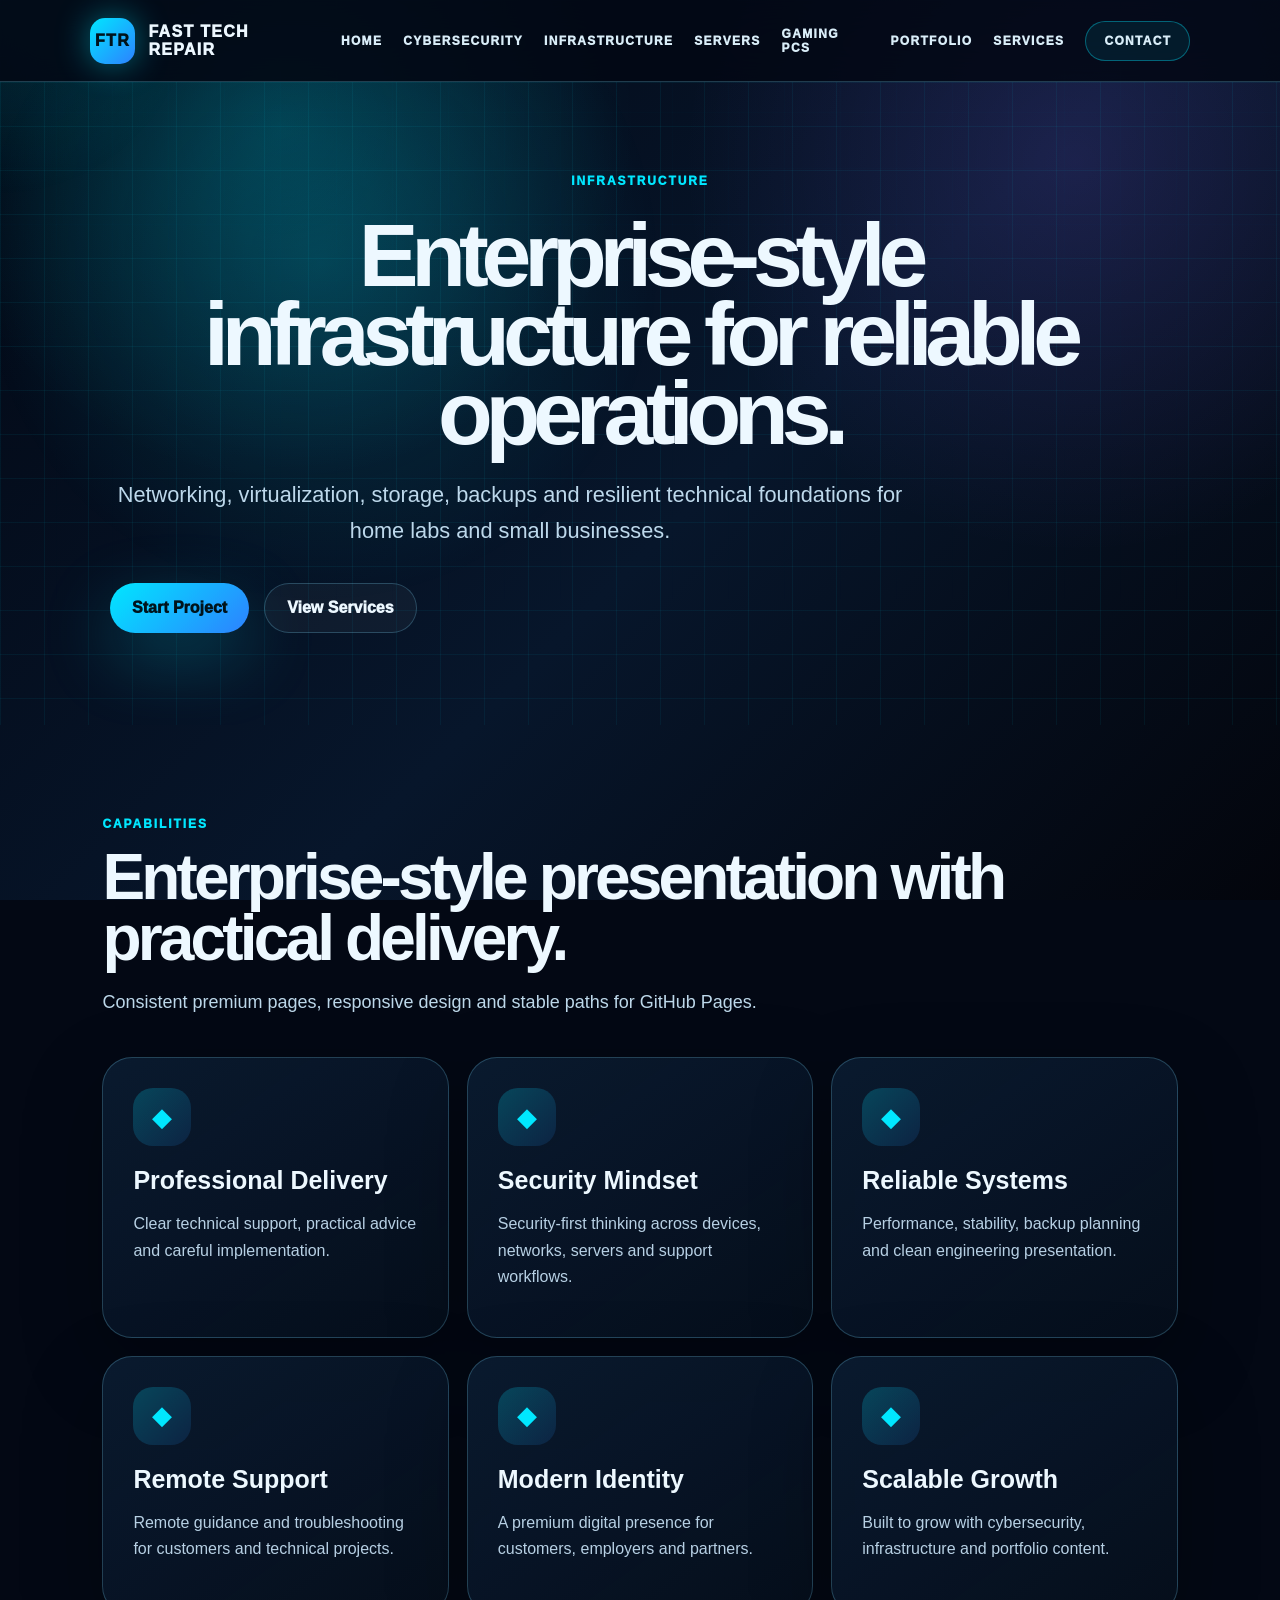
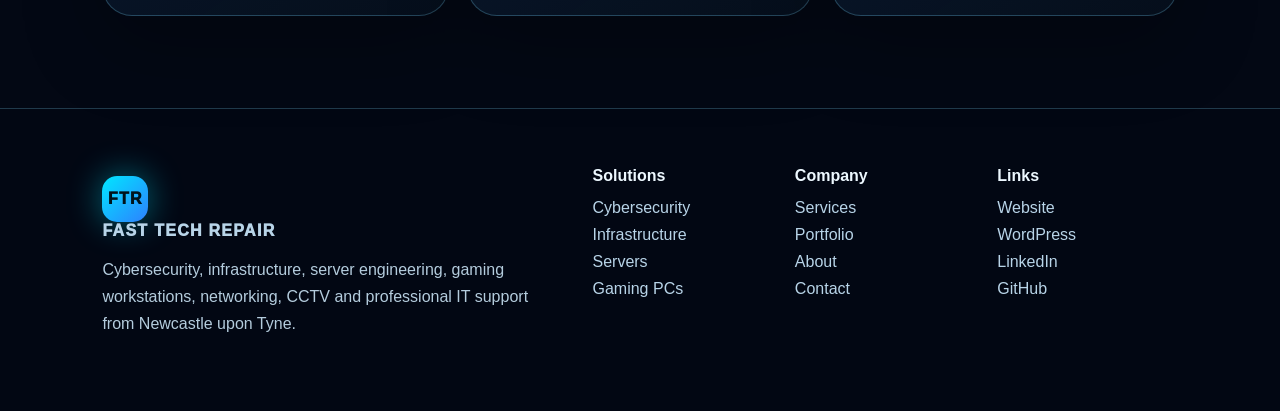
<file: infrastructure.html>
<!DOCTYPE html>
<html lang="en">
<head>
<meta charset="UTF-8" />
<meta name="viewport" content="width=device-width, initial-scale=1.0" />
<title>Fast Tech Repair | Infrastructure</title>
<meta name="description" content="Networking, virtualization, storage, backups and resilient technical foundations for home labs and small businesses." />
<link rel="manifest" href="manifest.json" />
<link rel="stylesheet" href="assets/css/style.css" />
</head>
<body>
<div class="cursor-light" id="cursorLight"></div>

<header class="site-header">
  <a class="brand" href="index.html">
    <span class="logo">FTR</span>
    <span>Fast Tech Repair</span>
  </a>
  <button class="menu-btn" id="menuBtn">Menu</button>
  
<nav class="nav" id="nav">
  <a href="index.html">Home</a>
  <a href="cybersecurity.html">Cybersecurity</a>
  <a href="infrastructure.html">Infrastructure</a>
  <a href="servers.html">Servers</a>
  <a href="gaming.html">Gaming PCs</a>
  <a href="portfolio.html">Portfolio</a>
  <a href="services.html">Services</a>
  <a class="nav-cta" href="contact.html">Contact</a>
</nav>

</header>

<main>
<section class="inner-hero">
  <div class="grid-layer"></div>
  <div class="inner-content reveal">
    <span class="eyebrow">Infrastructure</span>
    <h1>Enterprise-style infrastructure for reliable operations.</h1>
    <p>Networking, virtualization, storage, backups and resilient technical foundations for home labs and small businesses.</p>
    <div class="hero-actions"><a class="btn primary" href="contact.html">Start Project</a><a class="btn ghost" href="services.html">View Services</a></div>
  </div>
</section>
<section class="enterprise-section">
  <div class="section-head reveal">
    <span class="eyebrow">Capabilities</span>
    <h2>Enterprise-style presentation with practical delivery.</h2>
    <p>Consistent premium pages, responsive design and stable paths for GitHub Pages.</p>
  </div>
  <div class="glass-grid">
    
      <article class="glass-card reveal">
        <div class="mini-icon">◆</div>
        <h3>Professional Delivery</h3>
        <p>Clear technical support, practical advice and careful implementation.</p>
      </article>

      <article class="glass-card reveal">
        <div class="mini-icon">◆</div>
        <h3>Security Mindset</h3>
        <p>Security-first thinking across devices, networks, servers and support workflows.</p>
      </article>

      <article class="glass-card reveal">
        <div class="mini-icon">◆</div>
        <h3>Reliable Systems</h3>
        <p>Performance, stability, backup planning and clean engineering presentation.</p>
      </article>

      <article class="glass-card reveal">
        <div class="mini-icon">◆</div>
        <h3>Remote Support</h3>
        <p>Remote guidance and troubleshooting for customers and technical projects.</p>
      </article>

      <article class="glass-card reveal">
        <div class="mini-icon">◆</div>
        <h3>Modern Identity</h3>
        <p>A premium digital presence for customers, employers and partners.</p>
      </article>

      <article class="glass-card reveal">
        <div class="mini-icon">◆</div>
        <h3>Scalable Growth</h3>
        <p>Built to grow with cybersecurity, infrastructure and portfolio content.</p>
      </article>
  </div>
</section>
</main>

<footer class="footer">
  <div>
    <a class="brand footer-brand" href="index.html"><span class="logo">FTR</span><span>Fast Tech Repair</span></a>
    <p>Cybersecurity, infrastructure, server engineering, gaming workstations, networking, CCTV and professional IT support from Newcastle upon Tyne.</p>
  </div>
  <div class="footer-columns">
    <div><h4>Solutions</h4><a href="cybersecurity.html">Cybersecurity</a><a href="infrastructure.html">Infrastructure</a><a href="servers.html">Servers</a><a href="gaming.html">Gaming PCs</a></div>
    <div><h4>Company</h4><a href="services.html">Services</a><a href="portfolio.html">Portfolio</a><a href="about.html">About</a><a href="contact.html">Contact</a></div>
    <div><h4>Links</h4><a href="https://fasttechrepair.com/">Website</a><a href="https://fasttechrepair.wordpress.com/">WordPress</a><a href="https://www.linkedin.com/in/fasttechrepair/">LinkedIn</a><a href="https://github.com/fasttechrepair">GitHub</a></div>
  </div>
</footer>

<script src="assets/js/main.js"></script>
</body>
</html>
</file>
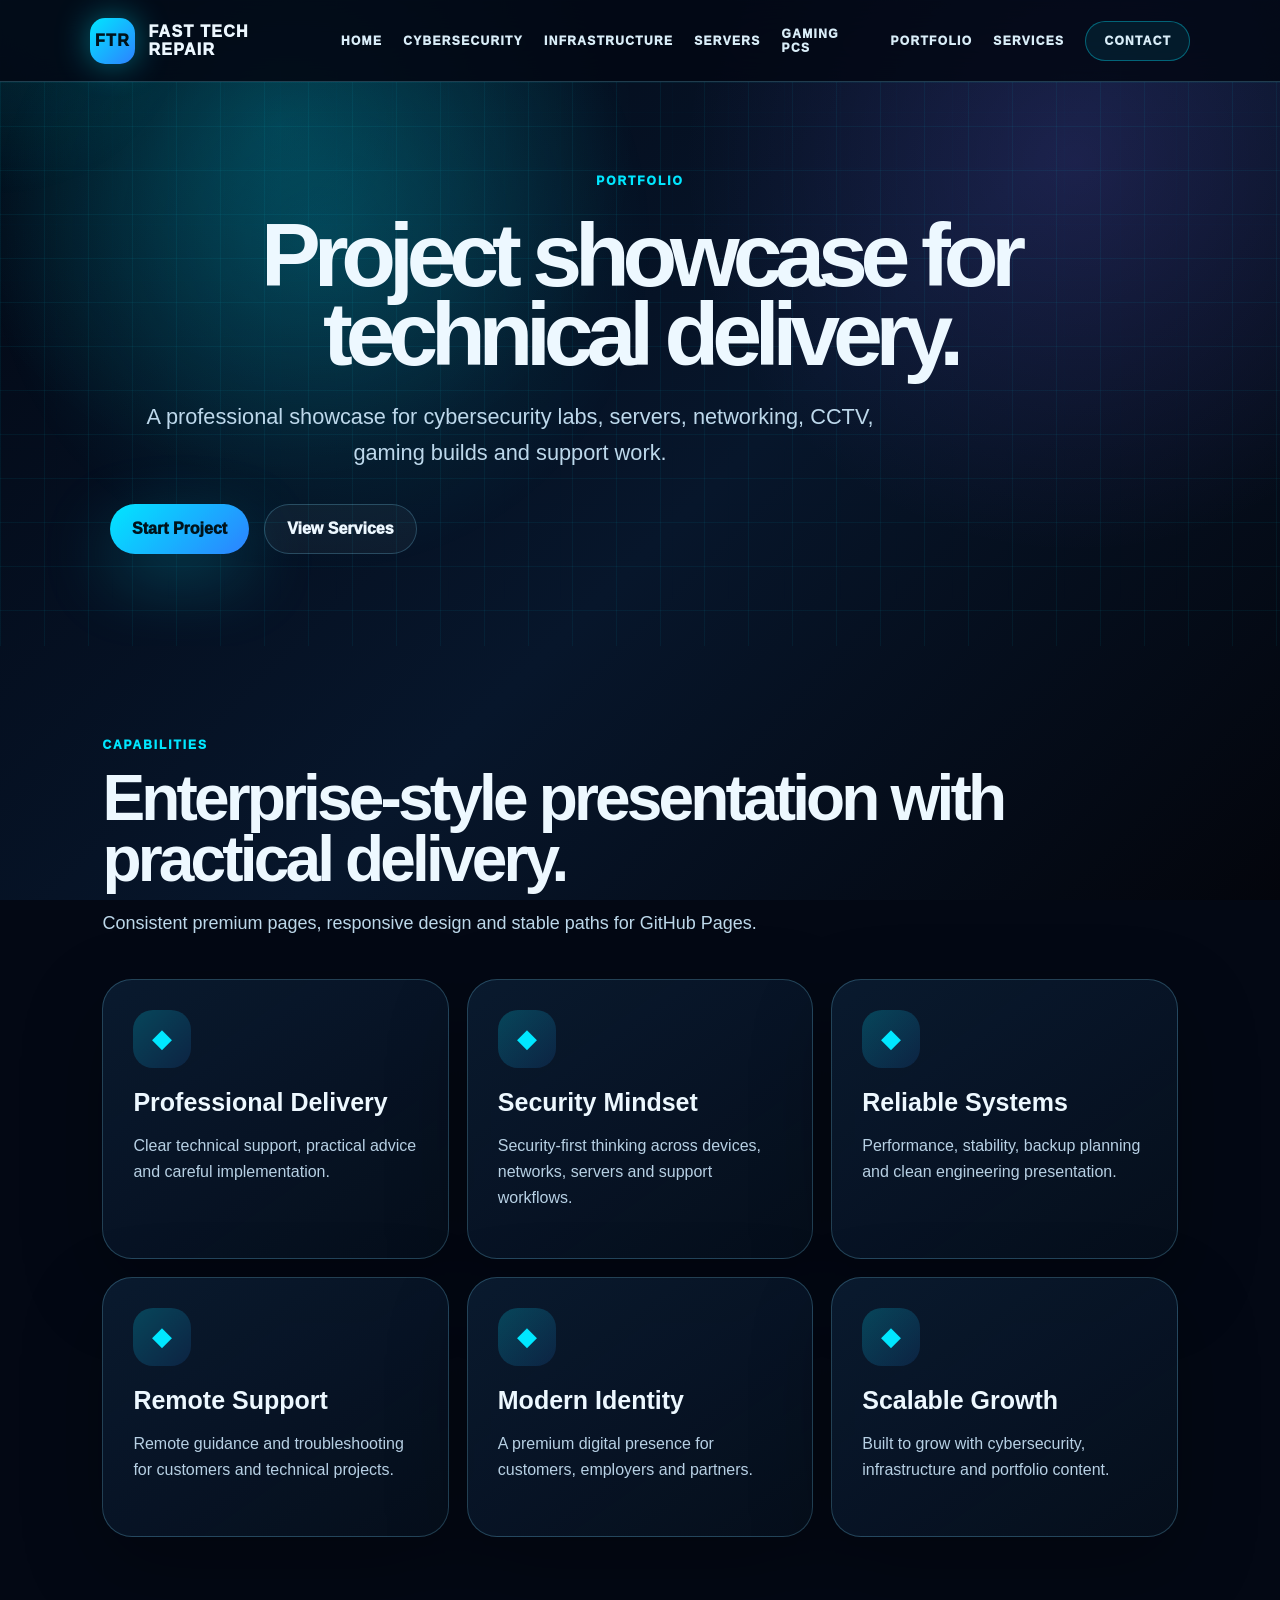
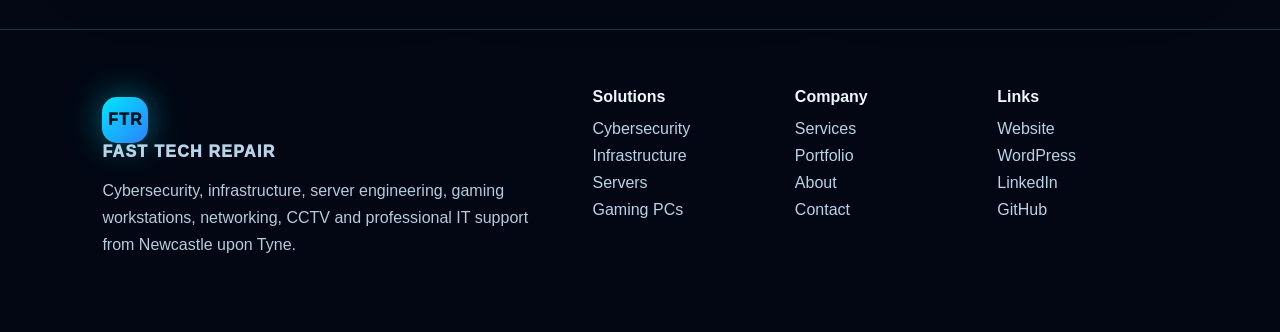
<file: portfolio.html>
<!DOCTYPE html>
<html lang="en">
<head>
<meta charset="UTF-8" />
<meta name="viewport" content="width=device-width, initial-scale=1.0" />
<title>Fast Tech Repair | Portfolio</title>
<meta name="description" content="A professional showcase for cybersecurity labs, servers, networking, CCTV, gaming builds and support work." />
<link rel="manifest" href="manifest.json" />
<link rel="stylesheet" href="assets/css/style.css" />
</head>
<body>
<div class="cursor-light" id="cursorLight"></div>

<header class="site-header">
  <a class="brand" href="index.html">
    <span class="logo">FTR</span>
    <span>Fast Tech Repair</span>
  </a>
  <button class="menu-btn" id="menuBtn">Menu</button>
  
<nav class="nav" id="nav">
  <a href="index.html">Home</a>
  <a href="cybersecurity.html">Cybersecurity</a>
  <a href="infrastructure.html">Infrastructure</a>
  <a href="servers.html">Servers</a>
  <a href="gaming.html">Gaming PCs</a>
  <a href="portfolio.html">Portfolio</a>
  <a href="services.html">Services</a>
  <a class="nav-cta" href="contact.html">Contact</a>
</nav>

</header>

<main>
<section class="inner-hero">
  <div class="grid-layer"></div>
  <div class="inner-content reveal">
    <span class="eyebrow">Portfolio</span>
    <h1>Project showcase for technical delivery.</h1>
    <p>A professional showcase for cybersecurity labs, servers, networking, CCTV, gaming builds and support work.</p>
    <div class="hero-actions"><a class="btn primary" href="contact.html">Start Project</a><a class="btn ghost" href="services.html">View Services</a></div>
  </div>
</section>
<section class="enterprise-section">
  <div class="section-head reveal">
    <span class="eyebrow">Capabilities</span>
    <h2>Enterprise-style presentation with practical delivery.</h2>
    <p>Consistent premium pages, responsive design and stable paths for GitHub Pages.</p>
  </div>
  <div class="glass-grid">
    
      <article class="glass-card reveal">
        <div class="mini-icon">◆</div>
        <h3>Professional Delivery</h3>
        <p>Clear technical support, practical advice and careful implementation.</p>
      </article>

      <article class="glass-card reveal">
        <div class="mini-icon">◆</div>
        <h3>Security Mindset</h3>
        <p>Security-first thinking across devices, networks, servers and support workflows.</p>
      </article>

      <article class="glass-card reveal">
        <div class="mini-icon">◆</div>
        <h3>Reliable Systems</h3>
        <p>Performance, stability, backup planning and clean engineering presentation.</p>
      </article>

      <article class="glass-card reveal">
        <div class="mini-icon">◆</div>
        <h3>Remote Support</h3>
        <p>Remote guidance and troubleshooting for customers and technical projects.</p>
      </article>

      <article class="glass-card reveal">
        <div class="mini-icon">◆</div>
        <h3>Modern Identity</h3>
        <p>A premium digital presence for customers, employers and partners.</p>
      </article>

      <article class="glass-card reveal">
        <div class="mini-icon">◆</div>
        <h3>Scalable Growth</h3>
        <p>Built to grow with cybersecurity, infrastructure and portfolio content.</p>
      </article>
  </div>
</section>
</main>

<footer class="footer">
  <div>
    <a class="brand footer-brand" href="index.html"><span class="logo">FTR</span><span>Fast Tech Repair</span></a>
    <p>Cybersecurity, infrastructure, server engineering, gaming workstations, networking, CCTV and professional IT support from Newcastle upon Tyne.</p>
  </div>
  <div class="footer-columns">
    <div><h4>Solutions</h4><a href="cybersecurity.html">Cybersecurity</a><a href="infrastructure.html">Infrastructure</a><a href="servers.html">Servers</a><a href="gaming.html">Gaming PCs</a></div>
    <div><h4>Company</h4><a href="services.html">Services</a><a href="portfolio.html">Portfolio</a><a href="about.html">About</a><a href="contact.html">Contact</a></div>
    <div><h4>Links</h4><a href="https://fasttechrepair.com/">Website</a><a href="https://fasttechrepair.wordpress.com/">WordPress</a><a href="https://www.linkedin.com/in/fasttechrepair/">LinkedIn</a><a href="https://github.com/fasttechrepair">GitHub</a></div>
  </div>
</footer>

<script src="assets/js/main.js"></script>
</body>
</html>
</file>
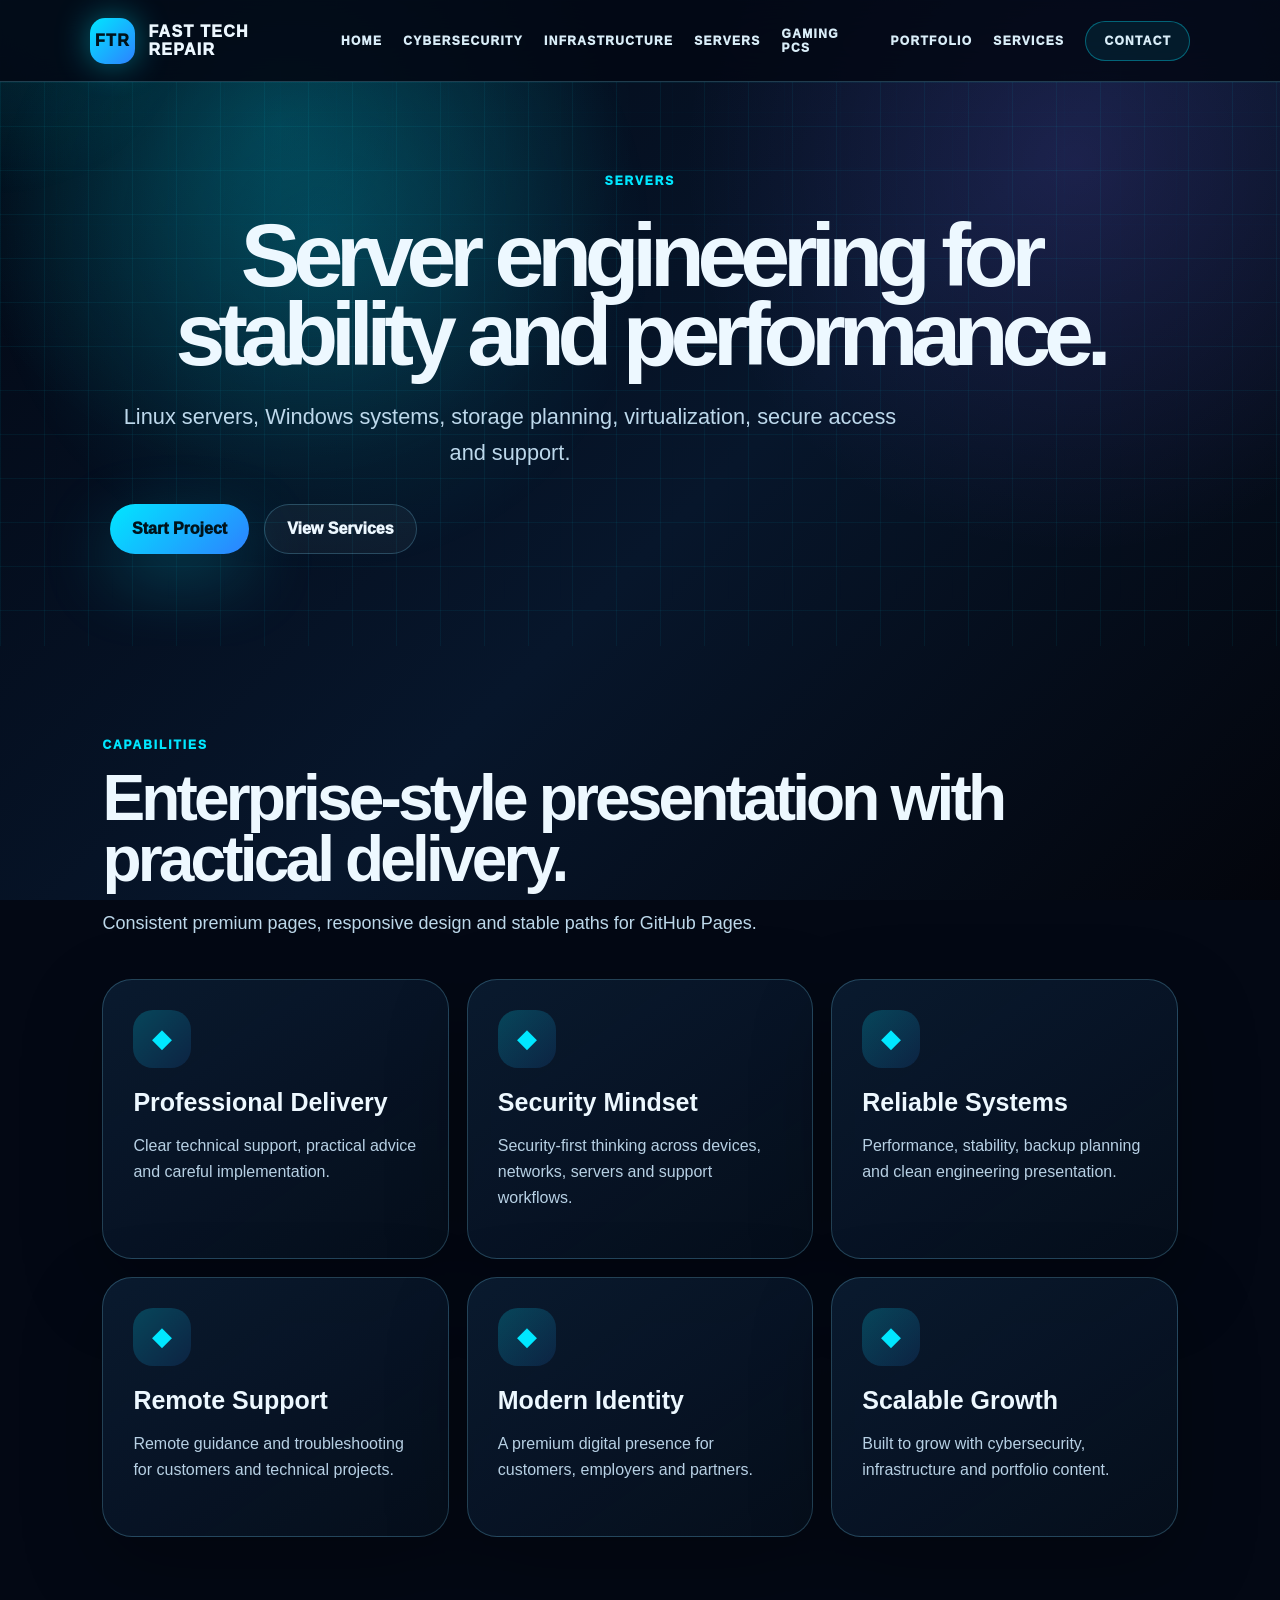
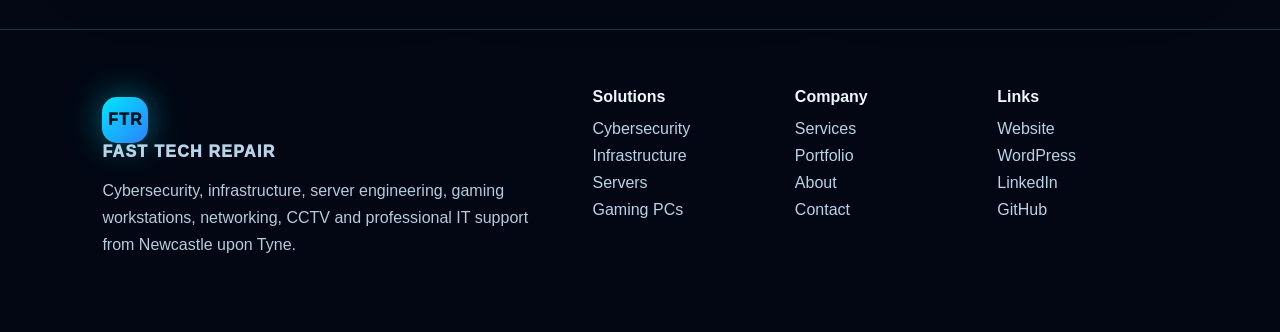
<file: servers.html>
<!DOCTYPE html>
<html lang="en">
<head>
<meta charset="UTF-8" />
<meta name="viewport" content="width=device-width, initial-scale=1.0" />
<title>Fast Tech Repair | Servers</title>
<meta name="description" content="Linux servers, Windows systems, storage planning, virtualization, secure access and support." />
<link rel="manifest" href="manifest.json" />
<link rel="stylesheet" href="assets/css/style.css" />
</head>
<body>
<div class="cursor-light" id="cursorLight"></div>

<header class="site-header">
  <a class="brand" href="index.html">
    <span class="logo">FTR</span>
    <span>Fast Tech Repair</span>
  </a>
  <button class="menu-btn" id="menuBtn">Menu</button>
  
<nav class="nav" id="nav">
  <a href="index.html">Home</a>
  <a href="cybersecurity.html">Cybersecurity</a>
  <a href="infrastructure.html">Infrastructure</a>
  <a href="servers.html">Servers</a>
  <a href="gaming.html">Gaming PCs</a>
  <a href="portfolio.html">Portfolio</a>
  <a href="services.html">Services</a>
  <a class="nav-cta" href="contact.html">Contact</a>
</nav>

</header>

<main>
<section class="inner-hero">
  <div class="grid-layer"></div>
  <div class="inner-content reveal">
    <span class="eyebrow">Servers</span>
    <h1>Server engineering for stability and performance.</h1>
    <p>Linux servers, Windows systems, storage planning, virtualization, secure access and support.</p>
    <div class="hero-actions"><a class="btn primary" href="contact.html">Start Project</a><a class="btn ghost" href="services.html">View Services</a></div>
  </div>
</section>
<section class="enterprise-section">
  <div class="section-head reveal">
    <span class="eyebrow">Capabilities</span>
    <h2>Enterprise-style presentation with practical delivery.</h2>
    <p>Consistent premium pages, responsive design and stable paths for GitHub Pages.</p>
  </div>
  <div class="glass-grid">
    
      <article class="glass-card reveal">
        <div class="mini-icon">◆</div>
        <h3>Professional Delivery</h3>
        <p>Clear technical support, practical advice and careful implementation.</p>
      </article>

      <article class="glass-card reveal">
        <div class="mini-icon">◆</div>
        <h3>Security Mindset</h3>
        <p>Security-first thinking across devices, networks, servers and support workflows.</p>
      </article>

      <article class="glass-card reveal">
        <div class="mini-icon">◆</div>
        <h3>Reliable Systems</h3>
        <p>Performance, stability, backup planning and clean engineering presentation.</p>
      </article>

      <article class="glass-card reveal">
        <div class="mini-icon">◆</div>
        <h3>Remote Support</h3>
        <p>Remote guidance and troubleshooting for customers and technical projects.</p>
      </article>

      <article class="glass-card reveal">
        <div class="mini-icon">◆</div>
        <h3>Modern Identity</h3>
        <p>A premium digital presence for customers, employers and partners.</p>
      </article>

      <article class="glass-card reveal">
        <div class="mini-icon">◆</div>
        <h3>Scalable Growth</h3>
        <p>Built to grow with cybersecurity, infrastructure and portfolio content.</p>
      </article>
  </div>
</section>
</main>

<footer class="footer">
  <div>
    <a class="brand footer-brand" href="index.html"><span class="logo">FTR</span><span>Fast Tech Repair</span></a>
    <p>Cybersecurity, infrastructure, server engineering, gaming workstations, networking, CCTV and professional IT support from Newcastle upon Tyne.</p>
  </div>
  <div class="footer-columns">
    <div><h4>Solutions</h4><a href="cybersecurity.html">Cybersecurity</a><a href="infrastructure.html">Infrastructure</a><a href="servers.html">Servers</a><a href="gaming.html">Gaming PCs</a></div>
    <div><h4>Company</h4><a href="services.html">Services</a><a href="portfolio.html">Portfolio</a><a href="about.html">About</a><a href="contact.html">Contact</a></div>
    <div><h4>Links</h4><a href="https://fasttechrepair.com/">Website</a><a href="https://fasttechrepair.wordpress.com/">WordPress</a><a href="https://www.linkedin.com/in/fasttechrepair/">LinkedIn</a><a href="https://github.com/fasttechrepair">GitHub</a></div>
  </div>
</footer>

<script src="assets/js/main.js"></script>
</body>
</html>
</file>
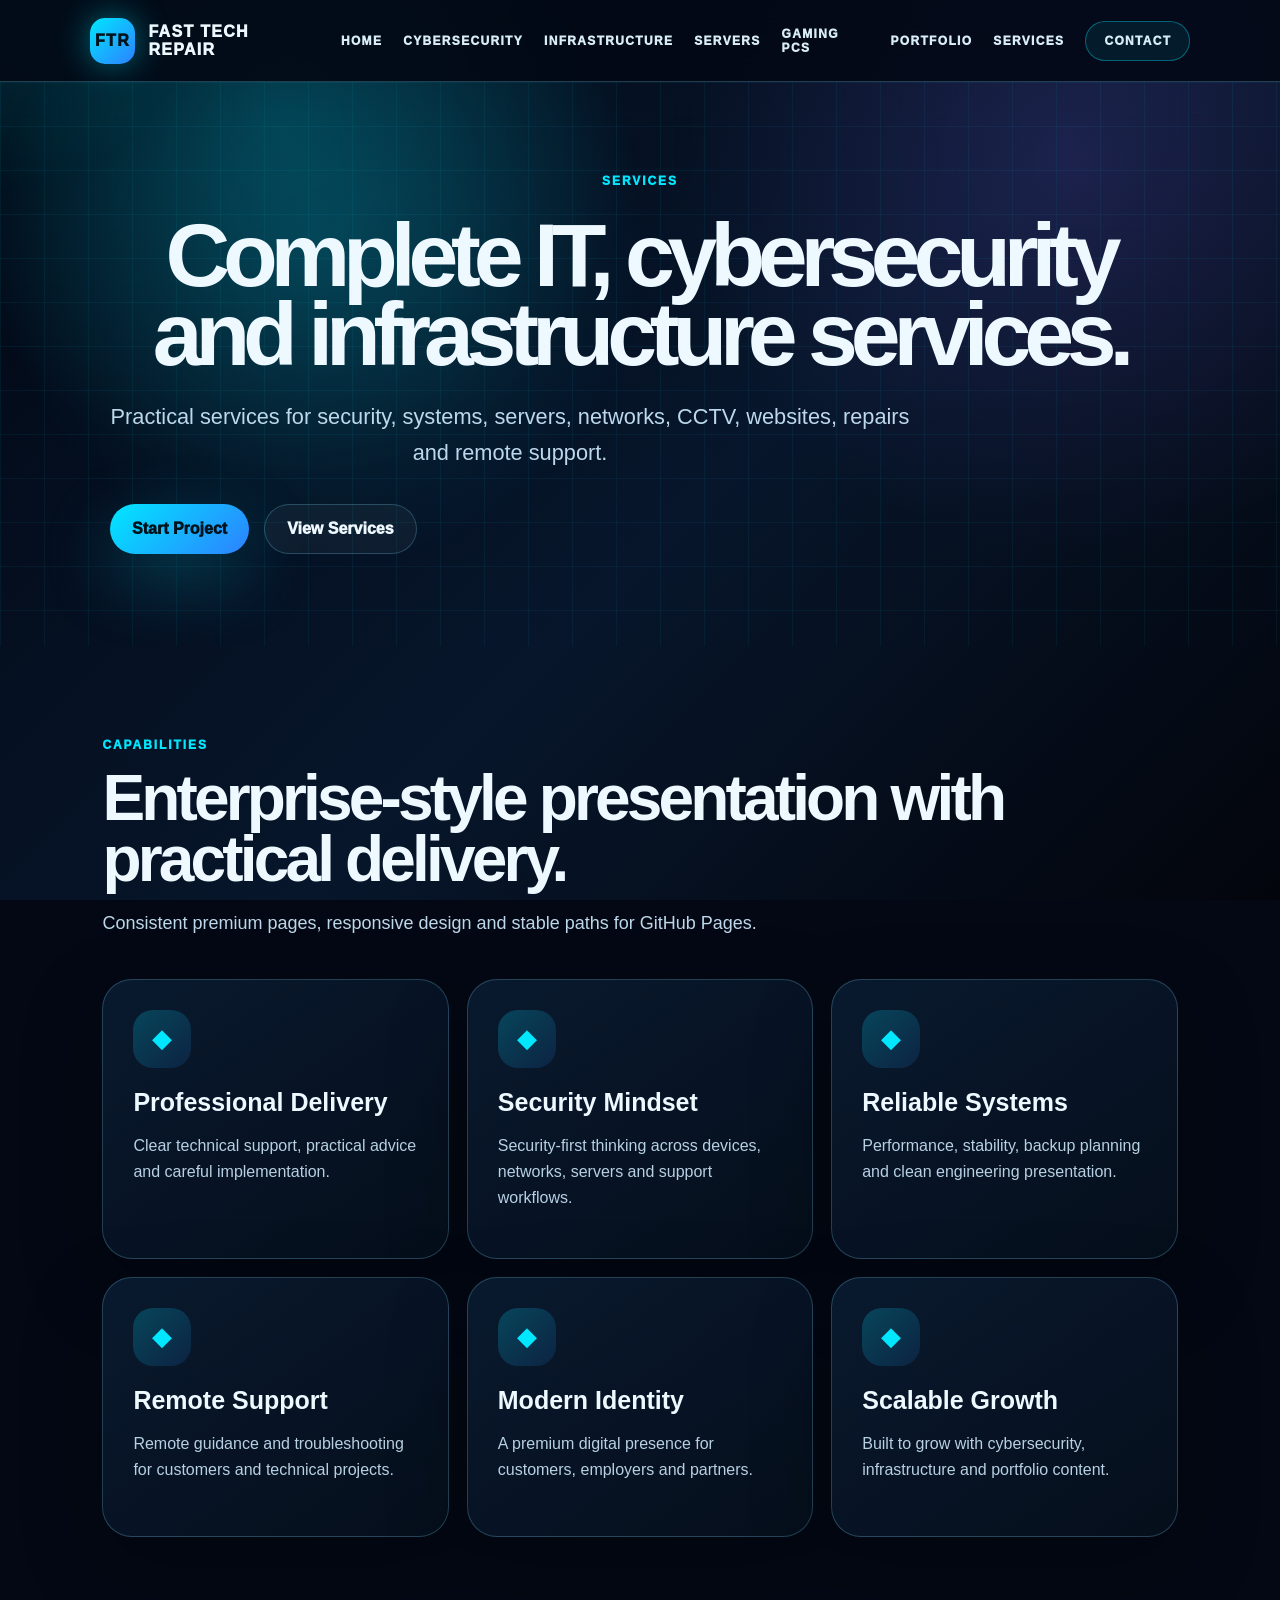
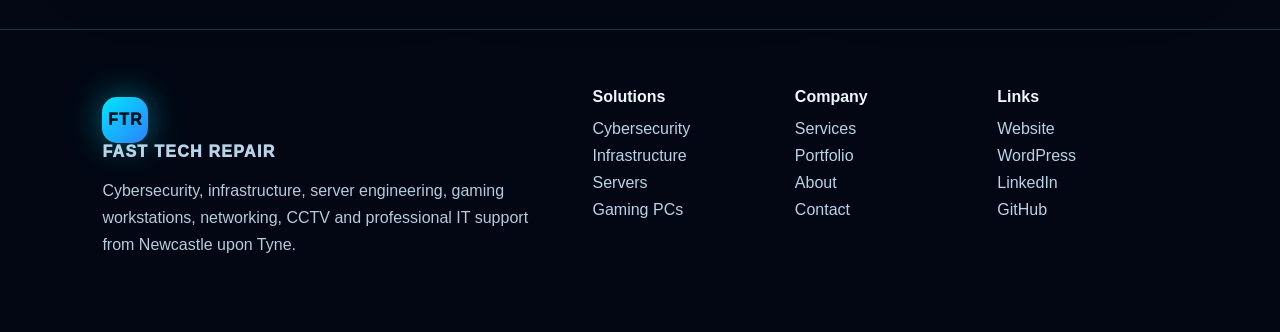
<file: services.html>
<!DOCTYPE html>
<html lang="en">
<head>
<meta charset="UTF-8" />
<meta name="viewport" content="width=device-width, initial-scale=1.0" />
<title>Fast Tech Repair | Services</title>
<meta name="description" content="Practical services for security, systems, servers, networks, CCTV, websites, repairs and remote support." />
<link rel="manifest" href="manifest.json" />
<link rel="stylesheet" href="assets/css/style.css" />
</head>
<body>
<div class="cursor-light" id="cursorLight"></div>

<header class="site-header">
  <a class="brand" href="index.html">
    <span class="logo">FTR</span>
    <span>Fast Tech Repair</span>
  </a>
  <button class="menu-btn" id="menuBtn">Menu</button>
  
<nav class="nav" id="nav">
  <a href="index.html">Home</a>
  <a href="cybersecurity.html">Cybersecurity</a>
  <a href="infrastructure.html">Infrastructure</a>
  <a href="servers.html">Servers</a>
  <a href="gaming.html">Gaming PCs</a>
  <a href="portfolio.html">Portfolio</a>
  <a href="services.html">Services</a>
  <a class="nav-cta" href="contact.html">Contact</a>
</nav>

</header>

<main>
<section class="inner-hero">
  <div class="grid-layer"></div>
  <div class="inner-content reveal">
    <span class="eyebrow">Services</span>
    <h1>Complete IT, cybersecurity and infrastructure services.</h1>
    <p>Practical services for security, systems, servers, networks, CCTV, websites, repairs and remote support.</p>
    <div class="hero-actions"><a class="btn primary" href="contact.html">Start Project</a><a class="btn ghost" href="services.html">View Services</a></div>
  </div>
</section>
<section class="enterprise-section">
  <div class="section-head reveal">
    <span class="eyebrow">Capabilities</span>
    <h2>Enterprise-style presentation with practical delivery.</h2>
    <p>Consistent premium pages, responsive design and stable paths for GitHub Pages.</p>
  </div>
  <div class="glass-grid">
    
      <article class="glass-card reveal">
        <div class="mini-icon">◆</div>
        <h3>Professional Delivery</h3>
        <p>Clear technical support, practical advice and careful implementation.</p>
      </article>

      <article class="glass-card reveal">
        <div class="mini-icon">◆</div>
        <h3>Security Mindset</h3>
        <p>Security-first thinking across devices, networks, servers and support workflows.</p>
      </article>

      <article class="glass-card reveal">
        <div class="mini-icon">◆</div>
        <h3>Reliable Systems</h3>
        <p>Performance, stability, backup planning and clean engineering presentation.</p>
      </article>

      <article class="glass-card reveal">
        <div class="mini-icon">◆</div>
        <h3>Remote Support</h3>
        <p>Remote guidance and troubleshooting for customers and technical projects.</p>
      </article>

      <article class="glass-card reveal">
        <div class="mini-icon">◆</div>
        <h3>Modern Identity</h3>
        <p>A premium digital presence for customers, employers and partners.</p>
      </article>

      <article class="glass-card reveal">
        <div class="mini-icon">◆</div>
        <h3>Scalable Growth</h3>
        <p>Built to grow with cybersecurity, infrastructure and portfolio content.</p>
      </article>
  </div>
</section>
</main>

<footer class="footer">
  <div>
    <a class="brand footer-brand" href="index.html"><span class="logo">FTR</span><span>Fast Tech Repair</span></a>
    <p>Cybersecurity, infrastructure, server engineering, gaming workstations, networking, CCTV and professional IT support from Newcastle upon Tyne.</p>
  </div>
  <div class="footer-columns">
    <div><h4>Solutions</h4><a href="cybersecurity.html">Cybersecurity</a><a href="infrastructure.html">Infrastructure</a><a href="servers.html">Servers</a><a href="gaming.html">Gaming PCs</a></div>
    <div><h4>Company</h4><a href="services.html">Services</a><a href="portfolio.html">Portfolio</a><a href="about.html">About</a><a href="contact.html">Contact</a></div>
    <div><h4>Links</h4><a href="https://fasttechrepair.com/">Website</a><a href="https://fasttechrepair.wordpress.com/">WordPress</a><a href="https://www.linkedin.com/in/fasttechrepair/">LinkedIn</a><a href="https://github.com/fasttechrepair">GitHub</a></div>
  </div>
</footer>

<script src="assets/js/main.js"></script>
</body>
</html>
</file>
<file: assets/css/style.css>
:root{
  --bg:#030814;--bg2:#07182b;--panel:#08182b;--panel2:#0d243d;
  --text:#edf8ff;--muted:#aac7dc;--cyan:#00e7ff;--blue:#2d81ff;--green:#00ff9d;--purple:#8962ff;
  --line:rgba(127,222,255,.24);--shadow:0 34px 100px rgba(0,0,0,.45)
}
*{box-sizing:border-box} html{scroll-behavior:smooth}
body{margin:0;background:var(--bg);color:var(--text);font-family:Inter,Segoe UI,Arial,sans-serif;overflow-x:hidden}
body:before{content:"";position:fixed;inset:0;z-index:-4;background:
radial-gradient(circle at 22% 14%,rgba(0,231,255,.18),transparent 28%),
radial-gradient(circle at 84% 18%,rgba(137,98,255,.16),transparent 30%),
linear-gradient(135deg,#020713,#07162b 55%,#03050c)}
body:after{content:"";position:fixed;inset:0;z-index:-3;opacity:.22;background-image:
linear-gradient(rgba(0,231,255,.08) 1px,transparent 1px),
linear-gradient(90deg,rgba(0,231,255,.08) 1px,transparent 1px);background-size:56px 56px;mask-image:linear-gradient(to bottom,black,transparent 86%)}
a{text-decoration:none;color:inherit}
.loader{position:fixed;inset:0;background:#030814;z-index:999;display:grid;place-items:center;gap:12px;transition:.45s opacity,.45s visibility}
.loader.hide{opacity:0;visibility:hidden}.loader-logo{width:78px;height:78px;border-radius:24px;background:linear-gradient(135deg,var(--cyan),var(--blue));display:grid;place-items:center;color:#00131c;font-weight:1000;font-size:24px;box-shadow:0 0 70px rgba(0,231,255,.4)}.loader span{text-transform:uppercase;letter-spacing:.16em;color:#bdd9ed;font-size:12px;font-weight:900}
.cursor-light{position:fixed;width:420px;height:420px;border-radius:50%;background:radial-gradient(circle,rgba(0,231,255,.13),transparent 66%);pointer-events:none;z-index:-1;transform:translate(-50%,-50%);display:none}
.site-header{height:82px;display:flex;align-items:center;justify-content:space-between;gap:20px;padding:0 clamp(20px,7vw,120px);position:sticky;top:0;z-index:50;background:rgba(3,8,20,.84);backdrop-filter:blur(18px);border-bottom:1px solid var(--line)}
.brand{display:flex;align-items:center;gap:13px;font-weight:1000;text-transform:uppercase;letter-spacing:.08em}.logo{width:46px;height:46px;border-radius:15px;background:linear-gradient(135deg,var(--cyan),var(--blue));display:grid;place-items:center;color:#00131c;box-shadow:0 0 34px rgba(0,231,255,.44);font-weight:1000}.nav{display:flex;align-items:center;gap:21px;text-transform:uppercase;font-size:12px;font-weight:950;letter-spacing:.11em;color:#d9edf8}.nav a:hover{color:var(--cyan)}.nav-cta{border:1px solid rgba(0,231,255,.36);border-radius:999px;padding:12px 18px;background:rgba(0,231,255,.08)}.menu-btn{display:none}
.hero{min-height:calc(100vh - 82px);position:relative;display:grid;grid-template-columns:1.05fr .95fr;gap:58px;align-items:center;padding:76px clamp(22px,8vw,130px);overflow:hidden}.hero-video-fake{position:absolute;inset:0;z-index:-1;background:
linear-gradient(90deg,rgba(0,231,255,.08),transparent 55%),
radial-gradient(circle at 80% 30%,rgba(45,129,255,.18),transparent 35%)}.data-grid{position:absolute;inset:0;background-image:
linear-gradient(rgba(0,231,255,.08) 1px,transparent 1px),
linear-gradient(90deg,rgba(0,231,255,.08) 1px,transparent 1px);background-size:70px 70px;animation:gridmove 18s linear infinite}.server-lights{position:absolute;right:8%;top:18%;width:38%;height:56%;border-radius:36px;background:
repeating-linear-gradient(to bottom,rgba(0,231,255,.18) 0 4px,transparent 4px 32px);filter:blur(.4px);opacity:.28;transform:perspective(700px) rotateY(-18deg)}
.pill{display:inline-flex;align-items:center;gap:10px;border:1px solid var(--line);border-radius:999px;padding:10px 15px;background:rgba(8,22,40,.72);font-size:12px;font-weight:1000;color:#c4f8ff;text-transform:uppercase;letter-spacing:.08em}.pill i{width:10px;height:10px;border-radius:50%;background:var(--green);box-shadow:0 0 18px var(--green)}
h1{font-size:clamp(56px,7.6vw,112px);line-height:.88;letter-spacing:-.08em;margin:28px 0 25px}.hero-copy p,.inner-content p{font-size:clamp(18px,1.7vw,24px);line-height:1.65;color:#bdd8eb;max-width:800px}.hero-actions{display:flex;gap:15px;flex-wrap:wrap;margin-top:34px}.btn{display:inline-flex;align-items:center;justify-content:center;border-radius:999px;padding:15px 22px;font-weight:1000}.primary{background:linear-gradient(135deg,var(--cyan),var(--blue));color:#00131c;box-shadow:0 24px 70px rgba(0,231,255,.25)}.ghost{border:1px solid var(--line);background:rgba(255,255,255,.04)}
.metric-row{display:grid;grid-template-columns:repeat(4,1fr);gap:14px;margin-top:30px;max-width:720px}.metric-row div{border:1px solid var(--line);border-radius:20px;background:rgba(7,18,33,.72);padding:20px}.metric-row strong{display:block;font-size:36px;color:var(--cyan)}.metric-row span{display:block;color:#aac7db;text-transform:uppercase;letter-spacing:.1em;font-size:11px;font-weight:1000}
.soc-panel{position:relative;border:1px solid rgba(127,222,255,.32);border-radius:34px;background:linear-gradient(145deg,rgba(9,25,45,.92),rgba(4,12,25,.72));box-shadow:var(--shadow);padding:30px;min-height:560px;overflow:hidden}.soc-panel:before{content:"";position:absolute;inset:-90px;background:radial-gradient(circle at 25% 20%,rgba(0,231,255,.18),transparent 30%),linear-gradient(120deg,transparent,rgba(45,129,255,.16),transparent);animation:panelglow 7s infinite alternate}.soc-header{position:relative;z-index:2;display:flex;align-items:center;gap:12px;border:1px solid var(--line);border-radius:18px;background:rgba(255,255,255,.045);padding:14px}.live-dot{width:11px;height:11px;border-radius:50%;background:var(--green);box-shadow:0 0 18px var(--green)}.soc-header em{margin-left:auto;color:var(--green);font-style:normal;font-weight:1000}.threat-ring{position:relative;z-index:2;width:310px;height:310px;border:1px solid var(--line);border-radius:50%;margin:48px auto;background:radial-gradient(circle,rgba(0,231,255,.14),transparent 62%);animation:rotateSlow 18s linear infinite}.threat-ring:before,.threat-ring:after{content:"";position:absolute;inset:44px;border:1px solid rgba(0,231,255,.22);border-radius:50%}.threat-ring:after{inset:90px}.ring-center{position:absolute;inset:116px;border-radius:50%;display:grid;place-items:center;background:linear-gradient(135deg,var(--cyan),var(--blue));color:#00131c;font-weight:1000;box-shadow:0 0 38px rgba(0,231,255,.4)}.node{position:absolute;width:14px;height:14px;border-radius:50%;background:var(--green);box-shadow:0 0 20px var(--green)}.n1{top:24px;left:145px}.n2{top:145px;right:24px}.n3{bottom:24px;left:145px}.n4{top:145px;left:24px}.alert-list{position:relative;z-index:2;display:grid;gap:12px}.alert-list div{display:flex;justify-content:space-between;border:1px solid var(--line);border-radius:15px;background:rgba(255,255,255,.04);padding:13px 15px}.alert-list span{color:#aac7db}
.enterprise-section{padding:92px clamp(22px,8vw,130px)}.section-head{max-width:960px;margin-bottom:40px}.eyebrow{display:block;color:var(--cyan);font-size:12px;font-weight:1000;letter-spacing:.16em;text-transform:uppercase;margin-bottom:16px}.section-head h2,.ops-copy h2,.cta h2{font-size:clamp(36px,5vw,74px);line-height:.95;letter-spacing:-.06em;margin:0 0 18px}.section-head p,.ops-copy p,.cta p{color:#bdd8ea;font-size:18px;line-height:1.7}.service-matrix,.glass-grid{display:grid;grid-template-columns:repeat(3,1fr);gap:18px}.matrix-card,.glass-card{position:relative;overflow:hidden;min-height:260px;border:1px solid var(--line);border-radius:30px;background:linear-gradient(145deg,rgba(10,28,49,.92),rgba(6,15,29,.86));box-shadow:0 28px 80px rgba(0,0,0,.28);padding:30px;transition:.35s}.matrix-card:hover,.glass-card:hover{transform:translateY(-10px);border-color:rgba(0,231,255,.62);box-shadow:0 36px 110px rgba(0,231,255,.14)}.matrix-card span{font-size:14px;color:var(--cyan);font-weight:1000}.matrix-card h3,.glass-card h3{font-size:25px;margin:18px 0 12px}.matrix-card p,.glass-card p{color:#b7d0e4;line-height:1.65}.mini-icon{width:58px;height:58px;border-radius:20px;background:linear-gradient(135deg,rgba(0,231,255,.22),rgba(45,129,255,.12));display:grid;place-items:center;color:var(--cyan);font-size:26px;margin-bottom:20px}
.operations-band{display:grid;grid-template-columns:1fr 1fr;gap:24px;align-items:center;padding:92px clamp(22px,8vw,130px);background:linear-gradient(90deg,rgba(0,231,255,.08),rgba(137,98,255,.07));border-top:1px solid var(--line);border-bottom:1px solid var(--line)}.ops-terminal{border:1px solid var(--line);border-radius:28px;background:#020814;padding:28px;font-family:Consolas,monospace;box-shadow:var(--shadow)}.ops-terminal div{color:#9fc7dd;margin:13px 0}.ops-terminal .ok{color:var(--green);font-weight:900}
.portfolio-strip{padding:92px clamp(22px,8vw,130px);display:grid;grid-template-columns:repeat(3,1fr);gap:18px}.portfolio-card{min-height:260px;border:1px solid var(--line);border-radius:32px;padding:28px;background:linear-gradient(145deg,rgba(0,231,255,.12),rgba(45,129,255,.06)),linear-gradient(145deg,#08192d,#050d1c)}.portfolio-card h3{font-size:30px;margin:0 0 14px}.portfolio-card p{color:#b9d4e6;line-height:1.65}
.partners{padding:36px clamp(22px,8vw,130px);display:flex;gap:13px;justify-content:center;flex-wrap:wrap;border-top:1px solid var(--line);border-bottom:1px solid var(--line);background:rgba(255,255,255,.025)}.partners span{border:1px solid var(--line);border-radius:999px;padding:12px 17px;font-size:12px;text-transform:uppercase;font-weight:1000;letter-spacing:.1em;color:#dff8ff}.cta{margin:92px clamp(22px,8vw,130px);padding:52px;border:1px solid rgba(0,231,255,.35);border-radius:38px;text-align:center;background:linear-gradient(135deg,rgba(0,231,255,.13),rgba(45,129,255,.08));box-shadow:var(--shadow)}
.inner-hero{min-height:62vh;display:grid;place-items:center;position:relative;padding:92px clamp(22px,8vw,130px);overflow:hidden}.grid-layer{position:absolute;inset:0;background:radial-gradient(circle at 25% 28%,rgba(0,231,255,.16),transparent 32%),linear-gradient(rgba(0,231,255,.06) 1px,transparent 1px),linear-gradient(90deg,rgba(0,231,255,.06) 1px,transparent 1px);background-size:100% 100%,44px 44px,44px 44px}.inner-content{position:relative;text-align:center;max-width:1060px}.inner-content h1{font-size:clamp(52px,7vw,100px)}
.footer{display:grid;grid-template-columns:1fr 1.3fr;gap:40px;padding:58px clamp(22px,8vw,130px);border-top:1px solid var(--line);background:#020713}.footer p{color:#b4ccdd;line-height:1.7;max-width:640px}.footer-columns{display:grid;grid-template-columns:repeat(3,1fr);gap:22px}.footer h4{margin:0 0 14px}.footer a{display:block;color:#b8d4e8;margin:9px 0}.footer a:hover{color:var(--cyan)}.footer-brand{margin-bottom:20px}
.reveal{opacity:0;transform:translateY(26px);transition:opacity .75s ease,transform .75s ease}.reveal.visible{opacity:1;transform:translateY(0)}
@keyframes gridmove{to{transform:translateY(70px)}}@keyframes panelglow{to{transform:translate(30px,20px) rotate(3deg)}}@keyframes rotateSlow{to{transform:rotate(360deg)}}
@media(max-width:1050px){.site-header{height:auto;min-height:74px;align-items:flex-start;flex-wrap:wrap;padding:16px 22px}.menu-btn{display:block;margin-left:auto;border:1px solid var(--line);background:rgba(0,231,255,.08);color:var(--text);border-radius:12px;padding:10px 14px;font-weight:1000}.nav{display:none;width:100%;flex-direction:column;align-items:flex-start;padding:18px 0}.nav.open{display:flex}.hero{grid-template-columns:1fr}.service-matrix,.glass-grid,.portfolio-strip{grid-template-columns:repeat(2,1fr)}.operations-band,.footer{grid-template-columns:1fr}.metric-row{grid-template-columns:repeat(2,1fr)}}
@media(max-width:680px){.hero,.enterprise-section,.operations-band,.portfolio-strip,.inner-hero{padding:58px 20px}.hero h1,.inner-content h1{font-size:clamp(46px,15vw,72px)}.soc-panel{display:none}.service-matrix,.glass-grid,.portfolio-strip,.metric-row,.footer-columns{grid-template-columns:1fr}.hero-actions{flex-direction:column}.btn{width:100%}.cta{margin:60px 20px;padding:30px}.brand span:last-child{font-size:13px}.cursor-light{display:none!important}}
</file>
